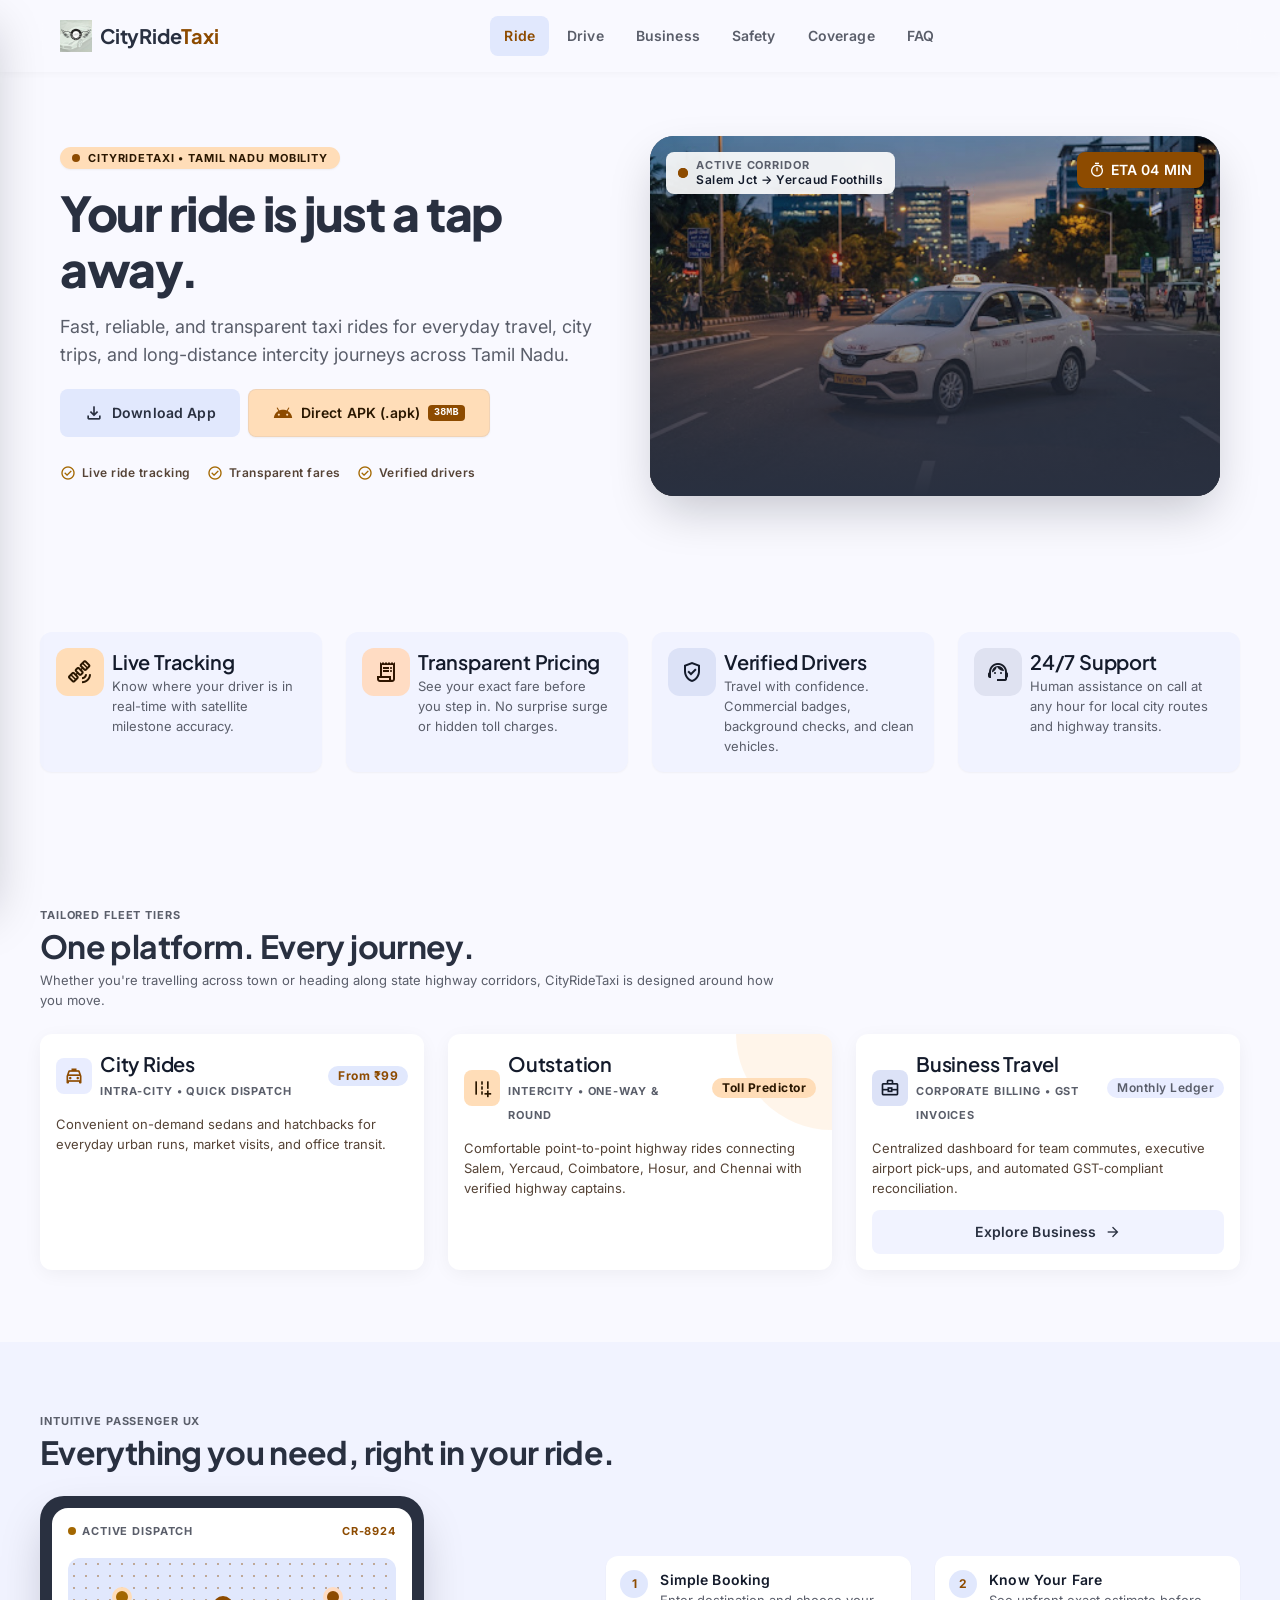
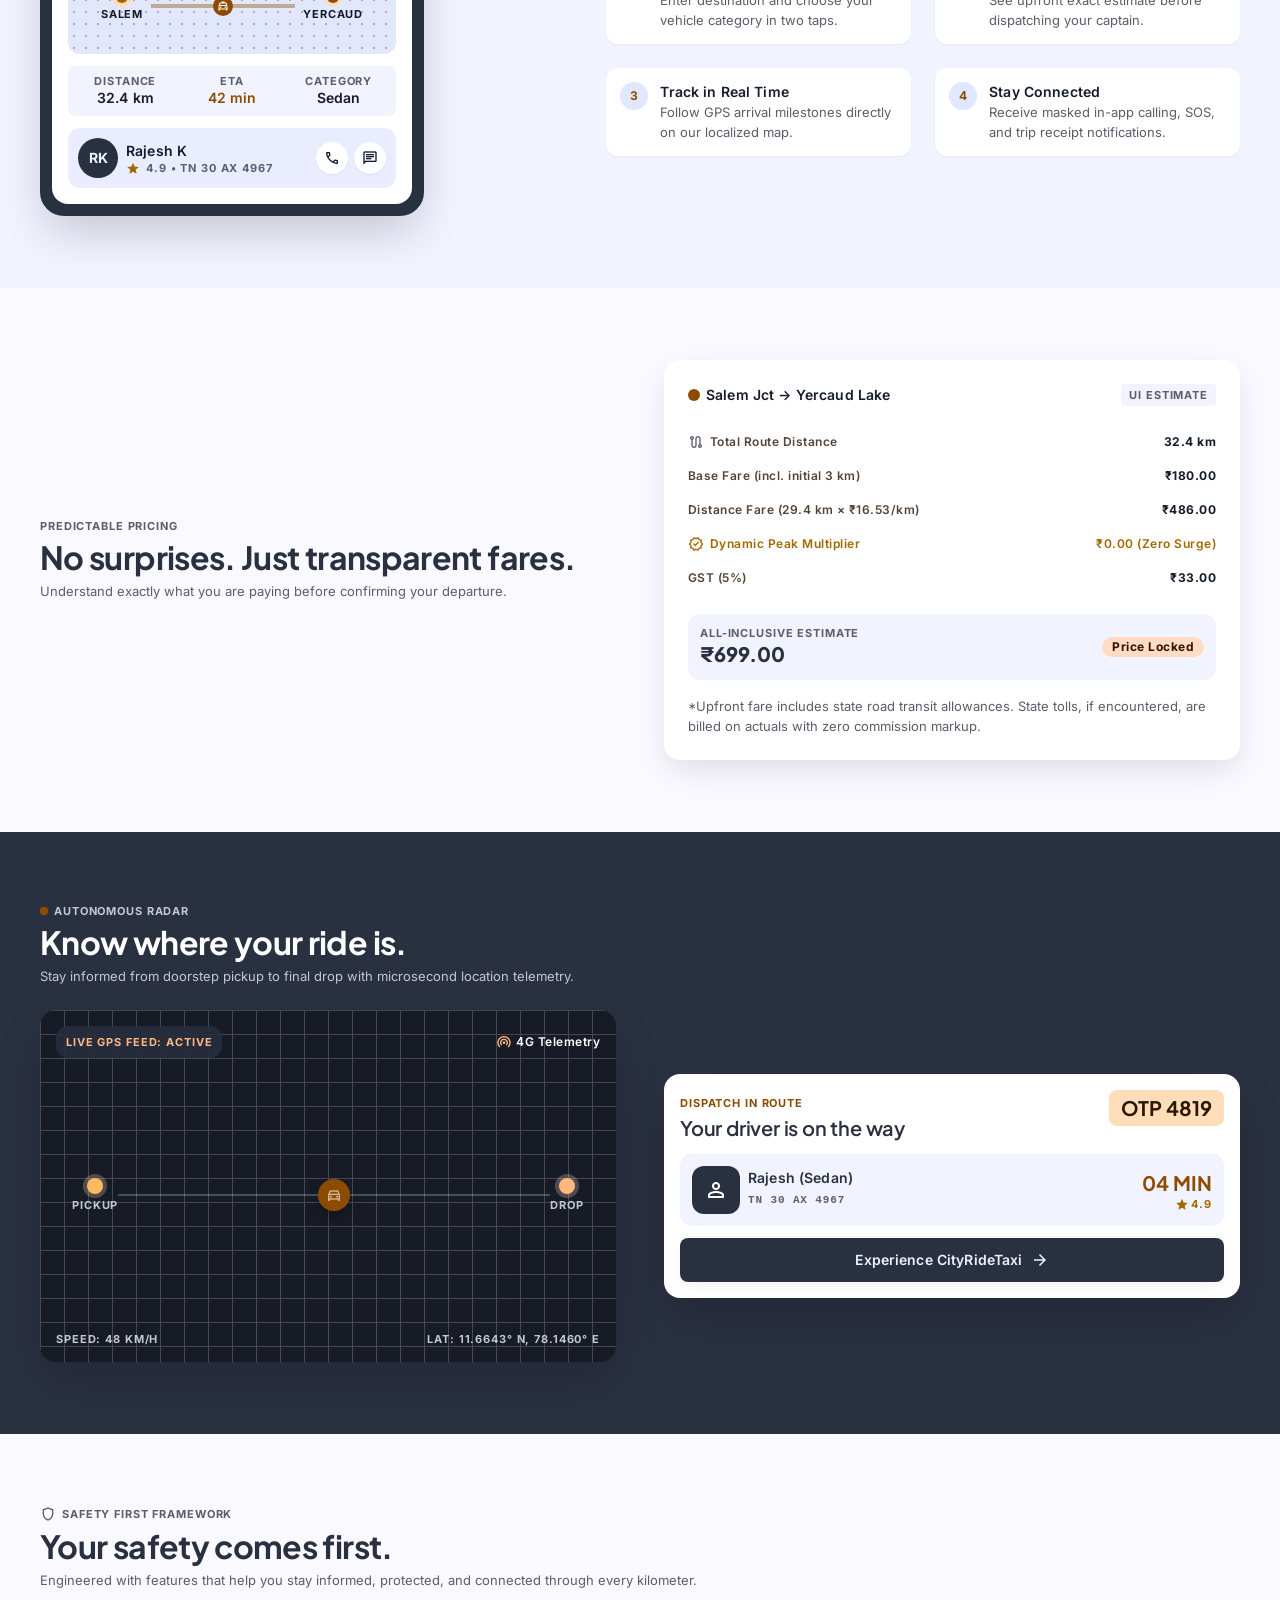
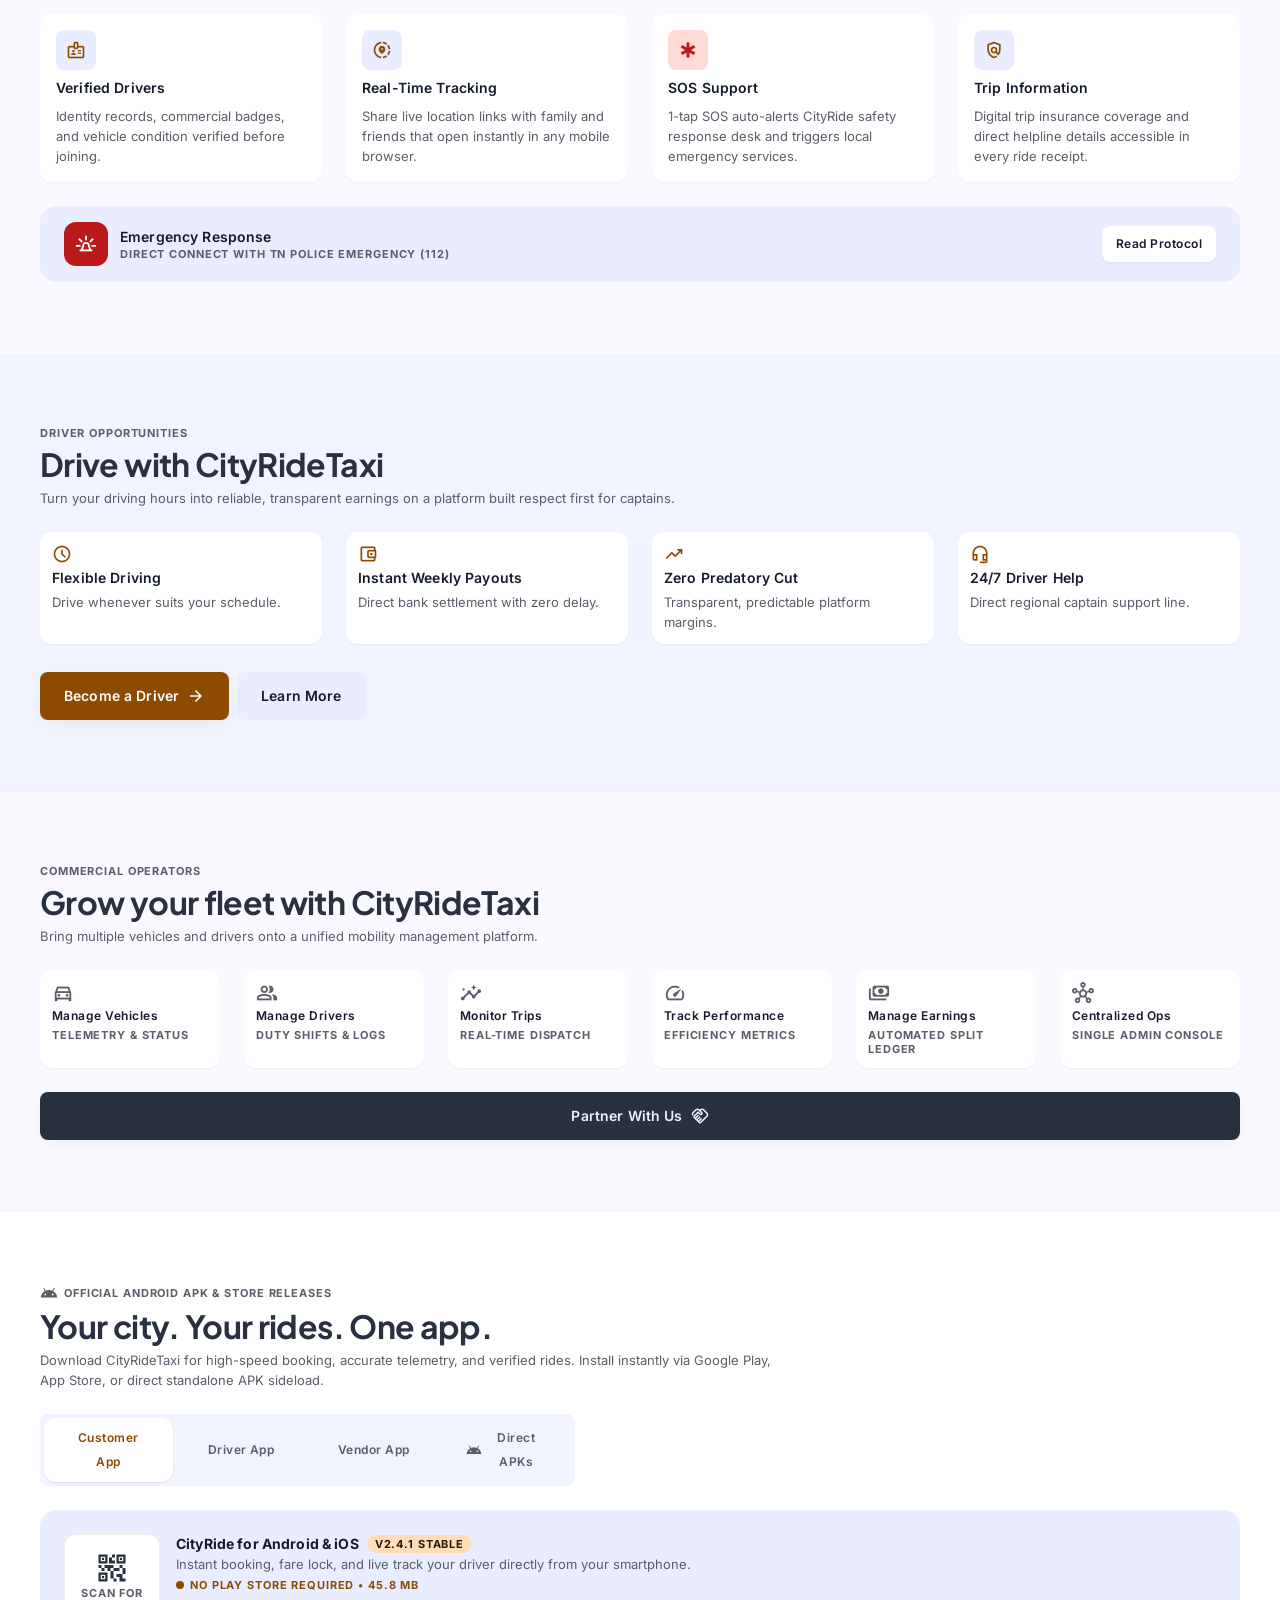
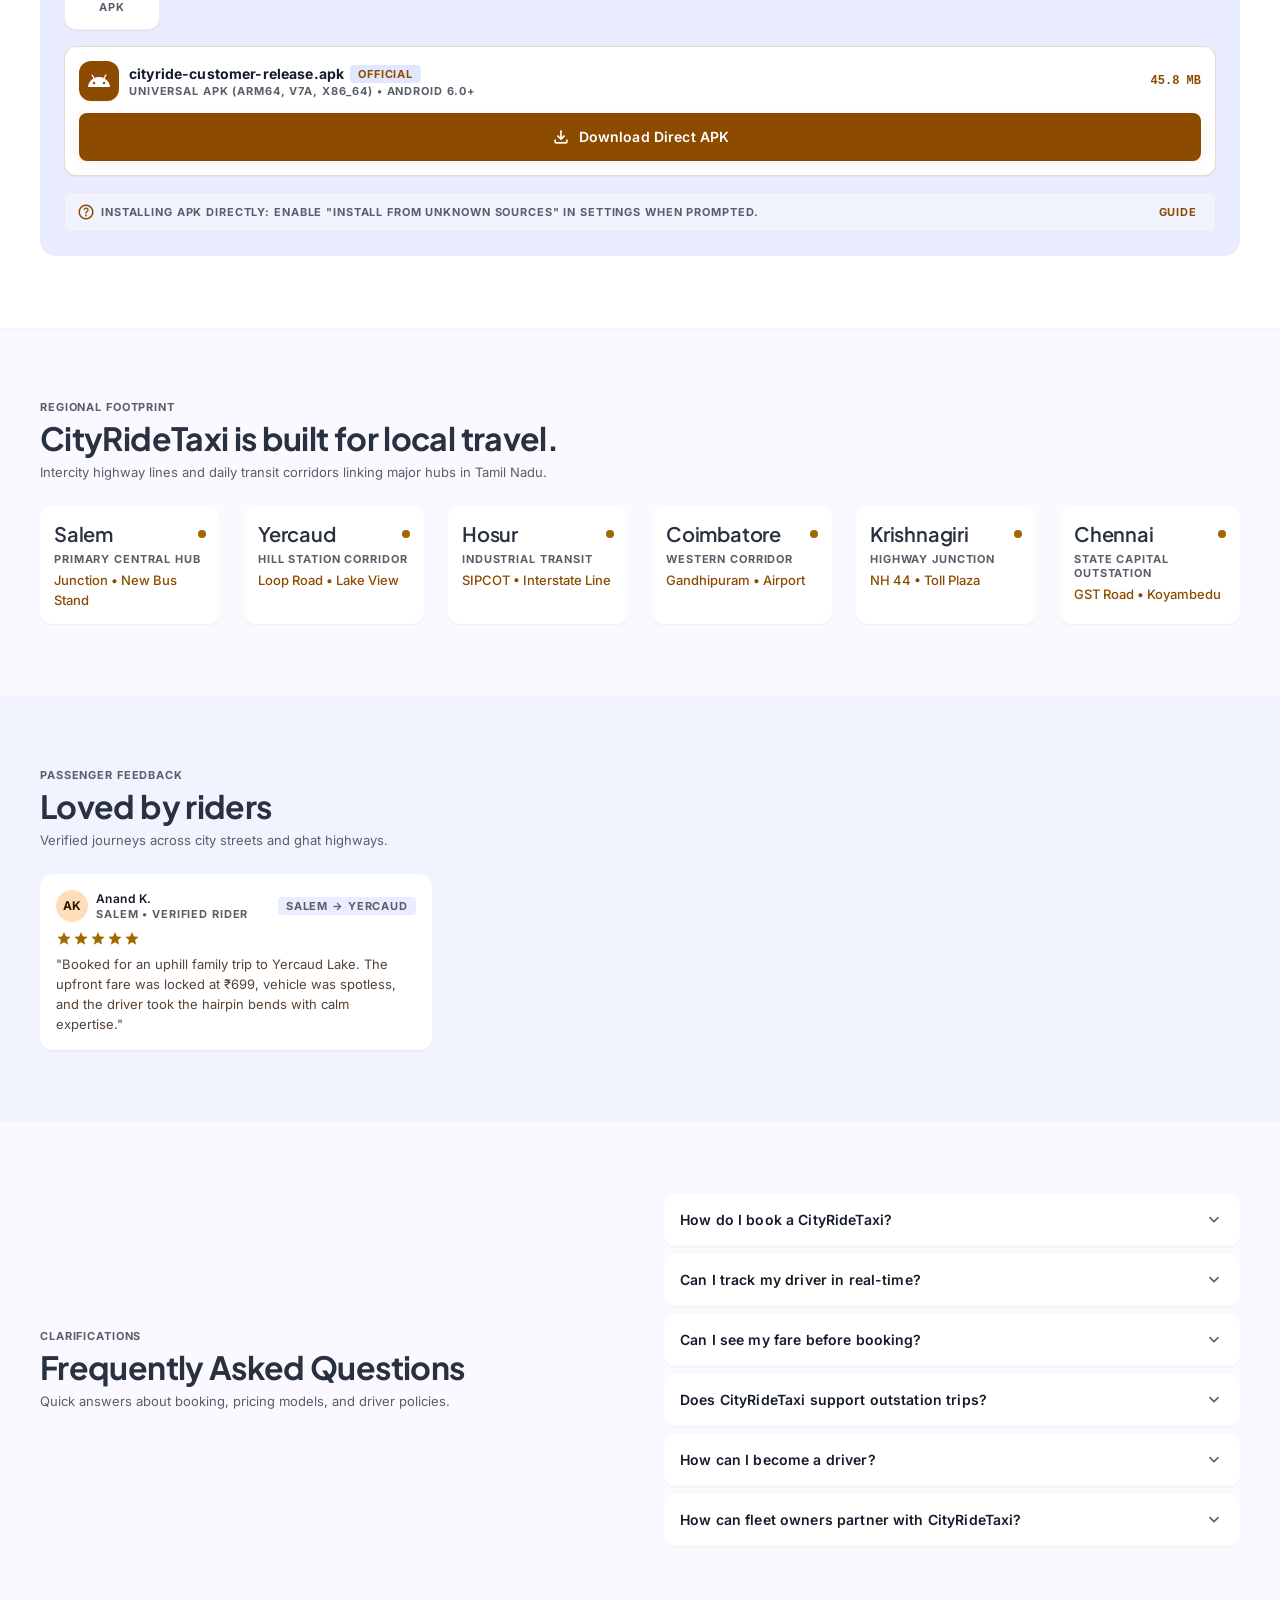
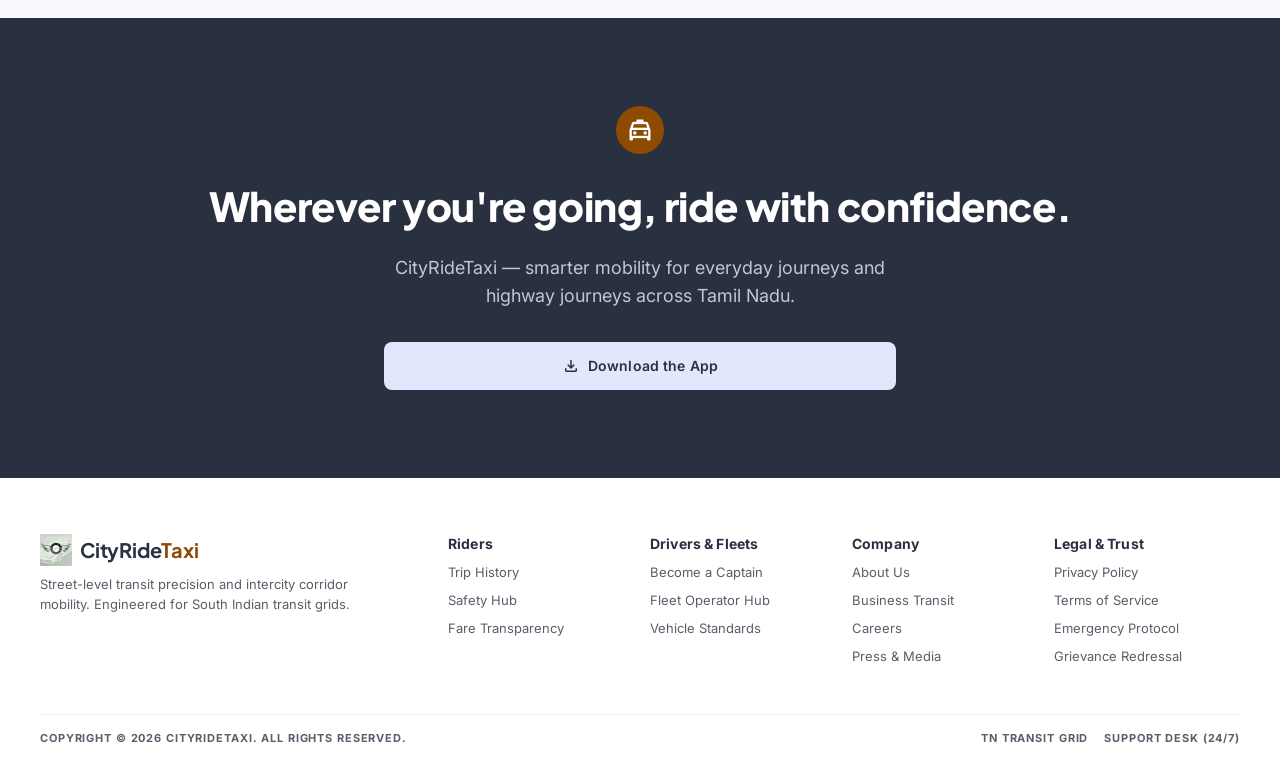
<file: index.html>
<!DOCTYPE html>
<html lang="en">
<head>
<meta charset="utf-8">
<meta name="viewport" content="width=device-width, initial-scale=1, viewport-fit=cover">
<title>CityRideTaxi — Taxi Booking in Salem, Yercaud, Hosur &amp; Across Tamil Nadu</title>
<meta name="description" content="Book fast, reliable taxis across Tamil Nadu. Upfront price-locked fares, live GPS tracking, verified drivers and 24/7 support for city rides, outstation trips and business travel.">
<meta name="theme-color" content="#f9f9ff">
<meta name="author" content="CityRideTaxi">
<link rel="canonical" href="https://www.cityridetaxi.in/">

<!-- Open Graph / social -->
<meta property="og:type" content="website">
<meta property="og:site_name" content="CityRideTaxi">
<meta property="og:title" content="CityRideTaxi — Your ride is just a tap away">
<meta property="og:description" content="Fast, reliable and transparent taxi rides for everyday travel, city trips and long-distance intercity journeys across Tamil Nadu.">
<meta property="og:url" content="https://www.cityridetaxi.in/">
<meta property="og:image" content="https://www.cityridetaxi.in/assets/img/hero-taxi.jpg">
<meta property="og:locale" content="en_IN">
<meta name="twitter:card" content="summary_large_image">
<meta name="twitter:title" content="CityRideTaxi — Your ride is just a tap away">
<meta name="twitter:description" content="Price-locked fares, live tracking and verified drivers across Tamil Nadu.">
<meta name="twitter:image" content="https://www.cityridetaxi.in/assets/img/hero-taxi.jpg">

<!-- Icons / manifest -->
<link rel="icon" href="assets/img/custom-logo.jpg" type="image/jpeg">
<link rel="apple-touch-icon" href="assets/img/custom-logo.jpg">
<link rel="manifest" href="site.webmanifest">

<!-- Fonts -->
<link rel="preconnect" href="https://fonts.googleapis.com">
<link rel="preconnect" href="https://fonts.gstatic.com" crossorigin>
<link rel="stylesheet" href="https://fonts.googleapis.com/css2?family=Inter:wght@400;500;600;700&amp;family=Plus+Jakarta+Sans:wght@600;700;800&amp;display=swap">
<link rel="stylesheet" href="https://fonts.googleapis.com/css2?family=Material+Symbols+Outlined:opsz,wght,FILL,GRAD@20..48,100..700,0..1,-50..200&amp;icon_names=account_balance_wallet,add_road,android,arrow_forward,arrow_upward,badge,business_center,call,chat,check_circle,chevron_right,close,content_copy,directions_car,download,drive_eta,e911_emergency,emergency,expand_more,explore,file_download,group,handshake,headset_mic,help,hub,info,insights,local_taxi,login,menu,my_location,payments,person,policy,qr_code_2,receipt_long,route,satellite_alt,schedule,search,share_location,shield,shop,speed,star,support_agent,timer,trending_up,verified,verified_user,wifi_tethering&amp;display=block">

<link rel="stylesheet" href="assets/css/styles.css">
<script>
  /* Enable scroll-reveal only when JS and motion are both available. */
  if (!window.matchMedia('(prefers-reduced-motion: reduce)').matches &&
      'IntersectionObserver' in window) {
    document.documentElement.className += ' js-reveal';
  }
</script>

<!-- Structured data -->
<script type="application/ld+json">
{
  "@context": "https://schema.org",
  "@type": "TaxiService",
  "name": "CityRideTaxi",
  "description": "Taxi booking platform for city rides, outstation highway trips and corporate travel across Tamil Nadu.",
  "url": "https://www.cityridetaxi.in/",
  "logo": "https://www.cityridetaxi.in/assets/img/custom-logo.jpg",
  "image": "https://www.cityridetaxi.in/assets/img/hero-taxi.jpg",
  "areaServed": [
    { "@type": "City", "name": "Salem" },
    { "@type": "City", "name": "Yercaud" },
    { "@type": "City", "name": "Hosur" },
    { "@type": "City", "name": "Coimbatore" },
    { "@type": "City", "name": "Krishnagiri" },
    { "@type": "City", "name": "Chennai" }
  ],
  "address": {
    "@type": "PostalAddress",
    "addressRegion": "Tamil Nadu",
    "addressCountry": "IN"
  },
  "availableChannel": {
    "@type": "ServiceChannel",
    "serviceUrl": "https://www.cityridetaxi.in/",
    "servicePhone": "+91-1800-000-000"
  },
  "aggregateRating": {
    "@type": "AggregateRating",
    "ratingValue": "4.9",
    "reviewCount": "1284"
  }
}
</script>
<script type="application/ld+json">
{
  "@context": "https://schema.org",
  "@type": "FAQPage",
  "mainEntity": [
    { "@type": "Question", "name": "How do I book a CityRideTaxi?", "acceptedAnswer": { "@type": "Answer", "text": "Open the CityRide app or web portal, enter your pickup and destination landmarks, preview the upfront fare lock, select your vehicle type, and tap Find a Ride. A nearby verified captain is dispatched instantly." } },
    { "@type": "Question", "name": "Can I track my driver in real-time?", "acceptedAnswer": { "@type": "Answer", "text": "Yes. As soon as a ride is matched, live GPS telemetry displays the vehicle's position, expected arrival time, vehicle registration plate, and exact waypoint milestones." } },
    { "@type": "Question", "name": "Can I see my fare before booking?", "acceptedAnswer": { "@type": "Answer", "text": "CityRide operates on an upfront price-lock policy. You receive a complete fare breakdown including base rate, distance cost, and taxes before confirming." } },
    { "@type": "Question", "name": "Does CityRideTaxi support outstation trips?", "acceptedAnswer": { "@type": "Answer", "text": "Yes, we specialise in highway transit across key corridors such as Salem to Yercaud, Salem to Hosur/Bangalore, and Salem to Coimbatore or Chennai with both one-way and round-trip packages." } },
    { "@type": "Question", "name": "How can I become a driver?", "acceptedAnswer": { "@type": "Answer", "text": "Visit our driver registration page or regional hub with your valid commercial driving badge, vehicle RC, insurance, and Aadhaar card. Onboarding is completed within 24 hours." } },
    { "@type": "Question", "name": "How can fleet owners partner with CityRideTaxi?", "acceptedAnswer": { "@type": "Answer", "text": "Fleet operators can enrol multiple cabs under our Fleet Concierge module, allowing centralised driver assignment, revenue splitting, and bulk telemetry monitoring." } }
  ]
}
</script>
</head>

<body>
<a class="skip-link" href="#main">Skip to content</a>

<!-- ======================================================================
     HEADER
     ====================================================================== -->
<header class="site-header">
  <div class="site-header__bar">
    <div class="row">
      <button class="icon-btn menu-toggle" id="menu-toggle" type="button" aria-label="Open navigation menu" aria-controls="nav-drawer" aria-expanded="false">
        <span class="icon icon--24" aria-hidden="true">menu</span>
      </button>
      <a class="brand" href="#top" aria-label="CityRideTaxi home">
        <img class="brand__mark" src="assets/img/custom-logo.jpg" alt="" style="height:32px; width:auto;">
        <span class="brand__name">CityRide<em>Taxi</em></span>
      </a>
    </div>

    <nav class="site-nav" aria-label="Primary">
      <a class="site-nav__link" href="#services" aria-current="page">Ride</a>
      <a class="site-nav__link" href="#drive">Drive</a>
      <a class="site-nav__link" href="#business">Business</a>
      <a class="site-nav__link" href="#safety">Safety</a>
      <a class="site-nav__link" href="#coverage">Coverage</a>
      <a class="site-nav__link" href="#faq">FAQ</a>
    </nav>

    <div class="header-actions">
    </div>
  </div>
</header>

<!-- Drawer -->
<div class="drawer-scrim" id="drawer-scrim" hidden></div>
<aside class="drawer" id="nav-drawer" aria-label="Menu" aria-hidden="true">
  <div class="drawer__head">
    <span class="brand">
      <img class="brand__mark" src="assets/img/custom-logo.jpg" alt="" style="height:1.75rem; width:auto;">
      <span class="brand__name">CityRide<em>Taxi</em></span>
    </span>
    <button class="icon-btn icon-btn--muted" id="menu-close" type="button" aria-label="Close navigation menu">
      <span class="icon icon--22" aria-hidden="true">close</span>
    </button>
  </div>



  <nav class="drawer__nav" aria-label="Mobile">
    <a class="drawer__link" href="#services" aria-current="page"><span class="icon icon--22" aria-hidden="true">directions_car</span><span>Ride</span></a>
    <a class="drawer__link" href="#drive"><span class="icon icon--22" aria-hidden="true">drive_eta</span><span>Drive</span></a>
    <a class="drawer__link" href="#business"><span class="icon icon--22" aria-hidden="true">business_center</span><span>Business</span></a>
    <a class="drawer__link" href="#safety"><span class="icon icon--22" aria-hidden="true">verified_user</span><span>Safety</span></a>
    <a class="drawer__link" href="#coverage"><span class="icon icon--22" aria-hidden="true">info</span><span>Coverage</span></a>

  </nav>

  <div class="drawer__foot">
    <div class="drawer__telemetry">
      <span class="stack">
        <span class="t-telemetry c-muted">Fleet Telemetry</span>
        <span class="t-label-md" style="color:var(--on-surface)">TN Highway Grid Active</span>
      </span>
      <span class="dot dot--lg is-pulsing" style="background:var(--tertiary-container)" aria-hidden="true"></span>
    </div>
  </div>
</aside>

<main class="shell" id="main">
<span id="top"></span>

<!-- ======================================================================
     1. HERO
     ====================================================================== -->
<section class="hero" id="book" aria-labelledby="hero-title">
  <div class="hero__copy">
    <p class="badge-live">
      <span class="dot dot--primary is-pulsing" aria-hidden="true"></span>
      CityRideTaxi • Tamil Nadu Mobility
    </p>

    <h1 class="t-display hero__title" id="hero-title">Your ride is just a tap away.</h1>

    <p class="t-body-md hero__lede">
      Fast, reliable, and transparent taxi rides for everyday travel, city trips, and
      long-distance intercity journeys across Tamil Nadu.
    </p>

    <div class="hero__actions">

      <a class="btn btn--soft" href="#download-app">
        <span class="icon icon--20" aria-hidden="true">download</span>
        <span>Download App</span>
      </a>
      <a class="btn btn--amber-fixed" href="#apk-downloads" title="Direct Android APK download">
        <span class="icon icon--20 btn__lead--primary" aria-hidden="true">android</span>
        <span>Direct APK (.apk)</span>
        <span class="btn-chip">38MB</span>
      </a>
    </div>

    <ul class="trust-row">
      <li class="trust-row__item"><span class="icon icon--16" aria-hidden="true">check_circle</span>Live ride tracking</li>
      <li class="trust-row__item"><span class="icon icon--16" aria-hidden="true">check_circle</span>Transparent fares</li>
      <li class="trust-row__item"><span class="icon icon--16" aria-hidden="true">check_circle</span>Verified drivers</li>
    </ul>
  </div>

  <div class="hero__panel">
    <div class="hero__media">
      <img src="assets/img/hero-taxi.jpg"
           alt="CityRideTaxi sedan on a Tamil Nadu urban corridor at dusk"
           width="512" height="286" fetchpriority="high" decoding="async">
      <div class="hero__scrim" aria-hidden="true"></div>

      <div class="hud hud--corridor">
        <span class="dot dot--lg dot--primary is-pinging" aria-hidden="true"></span>
        <span class="stack">
          <span class="t-telemetry c-muted">Active Corridor</span>
          <span class="t-label-md" style="color:var(--on-surface)">Salem Jct → Yercaud Foothills</span>
        </span>
      </div>

      <div class="hud hud--eta">
        <span class="icon icon--16" aria-hidden="true">timer</span>
        <span>ETA 04 MIN</span>
      </div>
    </div>


  </div>
</section>

<!-- ======================================================================
     2. TRUST FEATURES
     ====================================================================== -->
<section class="section" aria-label="Why riders choose CityRideTaxi">
  <div class="wrap">
    <ul class="grid grid--sm-2 grid--lg-4">
      <li class="feature" data-reveal>
        <span class="tile-icon tile-icon--amber"><span class="icon icon--24" aria-hidden="true">satellite_alt</span></span>
        <span class="feature__body">
          <h3 class="t-headline-md">Live Tracking</h3>
          <p class="t-body-sm">Know where your driver is in real-time with satellite milestone accuracy.</p>
        </span>
      </li>
      <li class="feature" data-reveal>
        <span class="tile-icon tile-icon--peach"><span class="icon icon--24" aria-hidden="true">receipt_long</span></span>
        <span class="feature__body">
          <h3 class="t-headline-md">Transparent Pricing</h3>
          <p class="t-body-sm">See your exact fare before you step in. No surprise surge or hidden toll charges.</p>
        </span>
      </li>
      <li class="feature" data-reveal>
        <span class="tile-icon tile-icon--steel"><span class="icon icon--24" aria-hidden="true">verified_user</span></span>
        <span class="feature__body">
          <h3 class="t-headline-md">Verified Drivers</h3>
          <p class="t-body-sm">Travel with confidence. Commercial badges, background checks, and clean vehicles.</p>
        </span>
      </li>
      <li class="feature" data-reveal>
        <span class="tile-icon tile-icon--slate"><span class="icon icon--24" aria-hidden="true">support_agent</span></span>
        <span class="feature__body">
          <h3 class="t-headline-md">24/7 Support</h3>
          <p class="t-body-sm">Human assistance on call at any hour for local city routes and highway transits.</p>
        </span>
      </li>
    </ul>
  </div>
</section>

<!-- ======================================================================
     3. SERVICES
     ====================================================================== -->
<section class="section section--spaced" id="services" aria-labelledby="services-title">
  <div class="wrap">
    <header class="section-head">
      <p class="eyebrow">Tailored Fleet Tiers</p>
      <h2 class="t-headline-lg c-ink" id="services-title">One platform. Every journey.</h2>
      <p class="t-body-sm">Whether you're travelling across town or heading along state highway corridors, CityRideTaxi is designed around how you move.</p>
    </header>

    <div class="grid grid--lg-3">
      <!-- City Rides -->
      <article class="service" data-reveal>
        <div class="service__head">
          <div class="service__id">
            <span class="tile-icon tile-icon--xs tile-icon--ghost"><span class="icon icon--20" aria-hidden="true">local_taxi</span></span>
            <div>
              <h3 class="t-headline-md">City Rides</h3>
              <span class="t-telemetry c-muted">Intra-City • Quick Dispatch</span>
            </div>
          </div>
          <span class="pill pill--high">From ₹99</span>
        </div>
        <p class="t-body-sm">Convenient on-demand sedans and hatchbacks for everyday urban runs, market visits, and office transit.</p>

      </article>

      <!-- Outstation -->
      <article class="service" data-reveal>
        <span class="service__flare" aria-hidden="true"></span>
        <div class="service__head">
          <div class="service__id">
            <span class="tile-icon tile-icon--xs tile-icon--amber"><span class="icon icon--20" aria-hidden="true">add_road</span></span>
            <div>
              <h3 class="t-headline-md">Outstation</h3>
              <span class="t-telemetry c-muted">Intercity • One-way &amp; Round</span>
            </div>
          </div>
          <span class="pill pill--amber">Toll Predictor</span>
        </div>
        <p class="t-body-sm">Comfortable point-to-point highway rides connecting Salem, Yercaud, Coimbatore, Hosur, and Chennai with verified highway captains.</p>

      </article>

      <!-- Business -->
      <article class="service" id="business" data-reveal>
        <div class="service__head">
          <div class="service__id">
            <span class="tile-icon tile-icon--xs tile-icon--steel"><span class="icon icon--20" aria-hidden="true">business_center</span></span>
            <div>
              <h3 class="t-headline-md">Business Travel</h3>
              <span class="t-telemetry c-muted">Corporate Billing • GST Invoices</span>
            </div>
          </div>
          <span class="pill pill--neutral">Monthly Ledger</span>
        </div>
        <p class="t-body-sm">Centralized dashboard for team commutes, executive airport pick-ups, and automated GST-compliant reconciliation.</p>
        <a class="btn btn--quiet-ink btn--sm btn--block" href="#contact">
          <span>Explore Business</span>
          <span class="icon icon--16" aria-hidden="true">arrow_forward</span>
        </a>
      </article>
    </div>
  </div>
</section>

<!-- ======================================================================
     4. BOOKING EXPERIENCE & APP SHOWCASE
     ====================================================================== -->
<section class="section section--spaced section--tint" aria-labelledby="experience-title">
  <div class="wrap">
    <header class="section-head">
      <p class="eyebrow">Intuitive Passenger UX</p>
      <h2 class="t-headline-lg c-ink" id="experience-title">Everything you need, right in your ride.</h2>
    </header>

    <div class="split split--wide-right">
      <!-- Phone mockup -->
      <div class="phone" data-reveal>
        <div class="phone__screen">
          <div class="phone__status">
            <span class="row row--tight">
              <span class="dot" style="width:.5rem;height:.5rem;background:var(--tertiary-container)" aria-hidden="true"></span>
              <span class="t-telemetry c-muted">Active Dispatch</span>
            </span>
            <span class="t-telemetry c-primary">CR-8924</span>
          </div>

          <div class="mini-map">
            <span class="mini-map__grid" aria-hidden="true"></span>
            <div class="mini-map__route">
              <span class="mini-map__node">
                <span class="node-origin" aria-hidden="true"></span>
                <span class="t-telemetry" style="color:var(--on-surface)">Salem</span>
              </span>
              <span class="mini-map__line" aria-hidden="true">
                <span class="mini-map__cab"><span class="icon icon--12" aria-hidden="true">local_taxi</span></span>
              </span>
              <span class="mini-map__node">
                <span class="node-dest" aria-hidden="true"></span>
                <span class="t-telemetry" style="color:var(--on-surface)">Yercaud</span>
              </span>
            </div>
          </div>

          <div class="telemetry-strip">
            <div>
              <span class="t-telemetry c-muted">Distance</span>
              <span class="t-label-lg" style="color:var(--on-surface)">32.4 km</span>
            </div>
            <div>
              <span class="t-telemetry c-muted">ETA</span>
              <span class="t-label-lg c-primary">42 min</span>
            </div>
            <div>
              <span class="t-telemetry c-muted">Category</span>
              <span class="t-label-lg" style="color:var(--on-surface)">Sedan</span>
            </div>
          </div>

          <div class="driver-chip">
            <div class="row">
              <span class="avatar avatar--md avatar--ink">RK</span>
              <span class="stack">
                <span class="t-label-lg t-semibold" style="color:var(--on-surface)">Rajesh K</span>
                <span class="row row--tight">
                  <span class="icon icon--14 icon--fill c-green" aria-hidden="true">star</span>
                  <span class="t-telemetry c-muted">4.9 • TN 30 AX 4967</span>
                </span>
              </span>
            </div>
            <div class="row row--tight">
              <button class="icon-btn icon-btn--round c-primary" type="button" aria-label="Call driver">
                <span class="icon icon--16" aria-hidden="true">call</span>
              </button>
              <button class="icon-btn icon-btn--round c-muted" type="button" aria-label="Chat with driver">
                <span class="icon icon--16" aria-hidden="true">chat</span>
              </button>
            </div>
          </div>
        </div>
      </div>

      <!-- Steps -->
      <div class="stack stack--md">
        <ol class="grid grid--sm-2">
          <li class="step" data-reveal>
            <span class="step__num">1</span>
            <div>
              <h3 class="t-label-lg t-semibold">Simple Booking</h3>
              <p class="t-body-sm">Enter destination and choose your vehicle category in two taps.</p>
            </div>
          </li>
          <li class="step" data-reveal>
            <span class="step__num">2</span>
            <div>
              <h3 class="t-label-lg t-semibold">Know Your Fare</h3>
              <p class="t-body-sm">See upfront exact estimate before dispatching your captain.</p>
            </div>
          </li>
          <li class="step" data-reveal>
            <span class="step__num">3</span>
            <div>
              <h3 class="t-label-lg t-semibold">Track in Real Time</h3>
              <p class="t-body-sm">Follow GPS arrival milestones directly on our localized map.</p>
            </div>
          </li>
          <li class="step" data-reveal>
            <span class="step__num">4</span>
            <div>
              <h3 class="t-label-lg t-semibold">Stay Connected</h3>
              <p class="t-body-sm">Receive masked in-app calling, SOS, and trip receipt notifications.</p>
            </div>
          </li>
        </ol>


      </div>
    </div>
  </div>
</section>

<!-- ======================================================================
     5. FARE TRANSPARENCY
     ====================================================================== -->
<section class="section section--spaced" id="fares" aria-labelledby="fares-title">
  <div class="wrap">
    <div class="split">
      <header class="section-head">
        <p class="eyebrow eyebrow--tertiary">Predictable Pricing</p>
        <h2 class="t-headline-lg c-ink" id="fares-title">No surprises. Just transparent fares.</h2>
        <p class="t-body-sm">Understand exactly what you are paying before confirming your departure.</p>
      </header>

      <article class="fare" data-reveal>
        <div class="fare__head">
          <span class="row row--tight">
            <span class="dot dot--xl dot--primary" aria-hidden="true"></span>
            <span class="t-label-lg t-semibold" style="color:var(--on-surface)">Salem Jct → Yercaud Lake</span>
          </span>
          <span class="tag tag--quiet">UI Estimate</span>
        </div>

        <div class="fare__lines">
          <div class="fare__line">
            <span><span class="icon icon--16 c-muted" aria-hidden="true">route</span>Total Route Distance</span>
            <strong>32.4 km</strong>
          </div>
          <div class="fare__line">
            <span>Base Fare (incl. initial 3 km)</span>
            <strong>₹180.00</strong>
          </div>
          <div class="fare__line">
            <span>Distance Fare (29.4 km × ₹16.53/km)</span>
            <strong>₹486.00</strong>
          </div>
          <div class="fare__line fare__line--free">
            <span><span class="icon icon--16" aria-hidden="true">verified</span>Dynamic Peak Multiplier</span>
            <span>₹0.00 (Zero Surge)</span>
          </div>
          <div class="fare__line">
            <span>GST (5%)</span>
            <strong>₹33.00</strong>
          </div>
        </div>

        <div class="fare__total">
          <span class="stack">
            <span class="t-telemetry c-muted">All-Inclusive Estimate</span>
            <strong>₹699.00</strong>
          </span>
          <span class="pill pill--fixed">Price Locked</span>
        </div>

        <p class="t-body-sm fare__note">
          *Upfront fare includes state road transit allowances. State tolls, if encountered, are
          billed on actuals with zero commission markup.
        </p>
      </article>
    </div>
  </div>
</section>

<!-- ======================================================================
     6. LIVE RIDE TRACKING
     ====================================================================== -->
<section class="section section--spaced section--ink" id="tracking" aria-labelledby="tracking-title">
  <div class="wrap">
    <header class="section-head">
      <p class="eyebrow eyebrow--fixed eyebrow--row">
        <span class="dot dot--primary is-pinging" aria-hidden="true"></span>
        Autonomous Radar
      </p>
      <h2 class="t-headline-lg" id="tracking-title">Know where your ride is.</h2>
      <p class="t-body-sm">Stay informed from doorstep pickup to final drop with microsecond location telemetry.</p>
    </header>

    <div class="split">
      <div class="radar" data-reveal>
        <span class="radar__grid" aria-hidden="true"></span>

        <div class="radar__head">
          <span class="radar__chip">Live GPS Feed: Active</span>
          <span class="radar__signal">
            <span class="icon icon--16" aria-hidden="true">wifi_tethering</span>
            <span>4G Telemetry</span>
          </span>
        </div>

        <div class="radar__path">
          <span class="radar__node radar__node--origin">
            <span aria-hidden="true"></span>
            <span class="t-telemetry">Pickup</span>
          </span>
          <span class="radar__track" aria-hidden="true">
            <span class="radar__cab"><span class="icon icon--16" aria-hidden="true">directions_car</span></span>
          </span>
          <span class="radar__node radar__node--dest">
            <span aria-hidden="true"></span>
            <span class="t-telemetry">Drop</span>
          </span>
        </div>

        <div class="radar__foot">
          <span class="t-telemetry">Speed: 48 km/h</span>
          <span class="t-telemetry">Lat: 11.6643° N, 78.1460° E</span>
        </div>
      </div>

      <article class="dispatch" data-reveal>
        <div class="dispatch__head">
          <div>
            <span class="t-telemetry c-primary">Dispatch in Route</span>
            <h3 class="t-headline-md">Your driver is on the way</h3>
          </div>
          <span class="dispatch__otp">OTP 4819</span>
        </div>

        <div class="dispatch__driver">
          <div class="row">
            <span class="tile-icon tile-icon--sm tile-icon--ink" style="width:3rem;height:3rem;border-radius:var(--radius-md)">
              <span class="icon icon--24" aria-hidden="true">person</span>
            </span>
            <span class="stack">
              <span class="t-label-lg t-semibold c-ink">Rajesh (Sedan)</span>
              <span class="plate">TN 30 AX 4967</span>
            </span>
          </div>
          <div class="dispatch__eta">
            <strong>04 MIN</strong>
            <span class="row" style="gap:.125rem;color:var(--tertiary-container)">
              <span class="icon icon--14 icon--fill" aria-hidden="true">star</span>
              <span class="t-telemetry">4.9</span>
            </span>
          </div>
        </div>

        <a class="btn btn--ink btn--sm btn--block" href="#download-app">
          <span>Experience CityRideTaxi</span>
          <span class="icon icon--18" aria-hidden="true">arrow_forward</span>
        </a>
      </article>
    </div>
  </div>
</section>

<!-- ======================================================================
     7. SAFETY
     ====================================================================== -->
<section class="section section--spaced" id="safety" aria-labelledby="safety-title">
  <div class="wrap">
    <header class="section-head">
      <p class="eyebrow eyebrow--error eyebrow--row">
        <span class="icon icon--16" aria-hidden="true">shield</span>
        Safety First Framework
      </p>
      <h2 class="t-headline-lg c-ink" id="safety-title">Your safety comes first.</h2>
      <p class="t-body-sm">Engineered with features that help you stay informed, protected, and connected through every kilometer.</p>
    </header>

    <ul class="grid grid--sm-2 grid--lg-4">
      <li class="safety-card" data-reveal>
        <span class="tile-icon tile-icon--sm tile-icon--ghost"><span class="icon icon--20" aria-hidden="true">badge</span></span>
        <h3 class="t-label-lg t-semibold">Verified Drivers</h3>
        <p class="t-body-sm">Identity records, commercial badges, and vehicle condition verified before joining.</p>
      </li>
      <li class="safety-card" data-reveal>
        <span class="tile-icon tile-icon--sm tile-icon--ghost"><span class="icon icon--20" aria-hidden="true">share_location</span></span>
        <h3 class="t-label-lg t-semibold">Real-Time Tracking</h3>
        <p class="t-body-sm">Share live location links with family and friends that open instantly in any mobile browser.</p>
      </li>
      <li class="safety-card" data-reveal>
        <span class="tile-icon tile-icon--sm tile-icon--danger"><span class="icon icon--20" aria-hidden="true">emergency</span></span>
        <h3 class="t-label-lg t-semibold">SOS Support</h3>
        <p class="t-body-sm">1-tap SOS auto-alerts CityRide safety response desk and triggers local emergency services.</p>
      </li>
      <li class="safety-card" data-reveal>
        <span class="tile-icon tile-icon--sm tile-icon--ghost"><span class="icon icon--20" aria-hidden="true">policy</span></span>
        <h3 class="t-label-lg t-semibold">Trip Information</h3>
        <p class="t-body-sm">Digital trip insurance coverage and direct helpline details accessible in every ride receipt.</p>
      </li>
    </ul>

    <div class="sos-strip">
      <div class="sos-strip__id">
        <span class="tile-icon tile-icon--sos is-pulsing"><span class="icon icon--22" aria-hidden="true">e911_emergency</span></span>
        <span class="stack">
          <span class="t-label-lg t-semibold" style="color:var(--on-surface)">Emergency Response</span>
          <span class="t-telemetry c-muted">Direct Connect with TN Police Emergency (112)</span>
        </span>
      </div>
      <button class="btn btn--paper btn--xs" type="button" data-toast="Safety protocol sent to your registered email.">Read Protocol</button>
    </div>
  </div>
</section>

<!-- ======================================================================
     8. DRIVER ACQUISITION
     ====================================================================== -->
<section class="section section--spaced section--tint" id="drive" aria-labelledby="drive-title">
  <div class="wrap">
    <header class="section-head">
      <p class="eyebrow">Driver Opportunities</p>
      <h2 class="t-headline-lg c-ink" id="drive-title">Drive with CityRideTaxi</h2>
      <p class="t-body-sm">Turn your driving hours into reliable, transparent earnings on a platform built respect first for captains.</p>
    </header>

    <ul class="grid grid--2 grid--tight grid--lg-4">
      <li class="perk" data-reveal>
        <span class="icon icon--20" aria-hidden="true">schedule</span>
        <span class="t-label-lg t-semibold perk__title">Flexible Driving</span>
        <span class="t-body-sm perk__meta">Drive whenever suits your schedule.</span>
      </li>
      <li class="perk" data-reveal>
        <span class="icon icon--20" aria-hidden="true">account_balance_wallet</span>
        <span class="t-label-lg t-semibold perk__title">Instant Weekly Payouts</span>
        <span class="t-body-sm perk__meta">Direct bank settlement with zero delay.</span>
      </li>
      <li class="perk" data-reveal>
        <span class="icon icon--20" aria-hidden="true">trending_up</span>
        <span class="t-label-lg t-semibold perk__title">Zero Predatory Cut</span>
        <span class="t-body-sm perk__meta">Transparent, predictable platform margins.</span>
      </li>
      <li class="perk" data-reveal>
        <span class="icon icon--20" aria-hidden="true">headset_mic</span>
        <span class="t-label-lg t-semibold perk__title">24/7 Driver Help</span>
        <span class="t-body-sm perk__meta">Direct regional captain support line.</span>
      </li>
    </ul>

    <div class="row row--wrap" style="padding-top:.25rem">
      <a class="btn btn--primary" href="#contact">
        <span>Become a Driver</span>
        <span class="icon icon--18" aria-hidden="true">arrow_forward</span>
      </a>
      <a class="btn btn--tonal" href="#faq">Learn More</a>
    </div>
  </div>
</section>

<!-- ======================================================================
     9. FLEET & VENDOR PARTNERS
     ====================================================================== -->
<section class="section section--spaced" id="fleet" aria-labelledby="fleet-title">
  <div class="wrap">
    <header class="section-head">
      <p class="eyebrow eyebrow--tertiary">Commercial Operators</p>
      <h2 class="t-headline-lg c-ink" id="fleet-title">Grow your fleet with CityRideTaxi</h2>
      <p class="t-body-sm">Bring multiple vehicles and drivers onto a unified mobility management platform.</p>
    </header>

    <ul class="grid grid--2 grid--tight grid--sm-3 grid--lg-6">
      <li class="perk perk--muted" data-reveal>
        <span class="icon icon--22" aria-hidden="true">directions_car</span>
        <span class="t-label-md t-semibold perk__title">Manage Vehicles</span>
        <span class="t-telemetry perk__meta">Telemetry &amp; status</span>
      </li>
      <li class="perk perk--muted" data-reveal>
        <span class="icon icon--22" aria-hidden="true">group</span>
        <span class="t-label-md t-semibold perk__title">Manage Drivers</span>
        <span class="t-telemetry perk__meta">Duty shifts &amp; logs</span>
      </li>
      <li class="perk perk--muted" data-reveal>
        <span class="icon icon--22" aria-hidden="true">insights</span>
        <span class="t-label-md t-semibold perk__title">Monitor Trips</span>
        <span class="t-telemetry perk__meta">Real-time dispatch</span>
      </li>
      <li class="perk perk--muted" data-reveal>
        <span class="icon icon--22" aria-hidden="true">speed</span>
        <span class="t-label-md t-semibold perk__title">Track Performance</span>
        <span class="t-telemetry perk__meta">Efficiency metrics</span>
      </li>
      <li class="perk perk--muted" data-reveal>
        <span class="icon icon--22" aria-hidden="true">payments</span>
        <span class="t-label-md t-semibold perk__title">Manage Earnings</span>
        <span class="t-telemetry perk__meta">Automated split ledger</span>
      </li>
      <li class="perk perk--muted" data-reveal>
        <span class="icon icon--22" aria-hidden="true">hub</span>
        <span class="t-label-md t-semibold perk__title">Centralized Ops</span>
        <span class="t-telemetry perk__meta">Single admin console</span>
      </li>
    </ul>

    <a class="btn btn--ink btn--block" href="#contact">
      <span>Partner With Us</span>
      <span class="icon icon--18" aria-hidden="true">handshake</span>
    </a>
  </div>
</section>

<!-- ======================================================================
     10. APP DOWNLOAD
     ====================================================================== -->
<section class="section section--spaced section--paper" id="download-app" aria-labelledby="download-title">
  <div class="wrap">
    <header class="section-head">
      <p class="eyebrow eyebrow--row">
        <span class="icon icon--18" aria-hidden="true">android</span>
        Official Android APK &amp; Store Releases
      </p>
      <h2 class="t-headline-lg c-ink" id="download-title">Your city. Your rides. One app.</h2>
      <p class="t-body-sm">Download CityRideTaxi for high-speed booking, accurate telemetry, and verified rides. Install instantly via Google Play, App Store, or direct standalone APK sideload.</p>
    </header>

    <div class="tabs" role="tablist" aria-label="App download options">
      <button class="tabs__btn" id="tab-customer" type="button" role="tab" aria-selected="true" aria-controls="download-panel" data-tab="customer">Customer App</button>
      <button class="tabs__btn" id="tab-driver" type="button" role="tab" aria-selected="false" aria-controls="download-panel" data-tab="driver">Driver App</button>
      <button class="tabs__btn" id="tab-vendor" type="button" role="tab" aria-selected="false" aria-controls="download-panel" data-tab="vendor">Vendor App</button>
      <button class="tabs__btn" id="tab-apk" type="button" role="tab" aria-selected="false" aria-controls="download-panel" data-tab="apk">
        <span class="icon icon--16" aria-hidden="true">android</span>
        <span>Direct APKs</span>
      </button>
    </div>

    <div class="download-panel" id="apk-downloads" role="tabpanel" aria-labelledby="tab-customer" tabindex="0">
      <div class="download-panel__head" id="download-panel">
        <span class="qr">
          <span class="icon icon--36" aria-hidden="true">qr_code_2</span>
          <span class="t-telemetry c-muted">Scan for APK</span>
        </span>
        <div class="stack" style="min-width:0">
          <div class="row row--wrap" style="gap:.5rem">
            <span class="t-label-lg t-bold" style="color:var(--on-surface)" data-app="heading">CityRide for Android &amp; iOS</span>
            <span class="tag tag--amber tag--round" data-app="badge">v2.4.1 Stable</span>
          </div>
          <p class="t-body-sm c-muted" data-app="desc">Instant booking, fare lock, and live track your driver directly from your smartphone.</p>
          <span class="row row--tight c-primary t-telemetry" style="margin-top:.25rem">
            <span class="dot dot--primary" aria-hidden="true"></span>
            <span data-app="submeta">No Play Store required • 45.8 MB</span>
          </span>
        </div>
      </div>

      <div class="apk-card">
        <div class="apk-card__head">
          <div class="apk-card__id">
            <span class="tile-icon tile-icon--sm tile-icon--solid" style="border-radius:var(--radius-md)">
              <span class="icon icon--24" aria-hidden="true">android</span>
            </span>
            <span class="stack">
              <span class="row row--tight row--wrap">
                <span class="t-label-lg t-bold" style="color:var(--on-surface)" data-app="pkg">cityride-customer-release.apk</span>
                <span class="tag tag--high">Official</span>
              </span>
              <span class="t-telemetry c-muted" data-app="abi">Universal APK (ARM64, v7a, x86_64) • Android 6.0+</span>
            </span>
          </div>
          <span class="apk-card__size" data-app="size">45.8 MB</span>
        </div>

        <div class="apk-card__actions">
          <a class="btn btn--primary" href="assets/apks/cityride-customer-release.apk" id="apk-download" data-app="cta-href" download="cityride-customer-release.apk">
            <span class="icon icon--20" aria-hidden="true">download</span>
            <span data-app="cta">Download Direct APK</span>
          </a>

        </div>
      </div>



      <p class="sideload t-telemetry">
        <span class="row row--tight">
          <span class="icon icon--18 c-primary" aria-hidden="true">help</span>
          <span>Installing APK directly: enable "Install from Unknown Sources" in Settings when prompted.</span>
        </span>
        <button class="sideload__link t-telemetry" type="button" id="sideload-guide">Guide</button>
      </p>
    </div>
  </div>
</section>

<!-- ======================================================================
     11. SERVICE COVERAGE
     ====================================================================== -->
<section class="section section--spaced" id="coverage" aria-labelledby="coverage-title">
  <div class="wrap">
    <header class="section-head">
      <p class="eyebrow">Regional Footprint</p>
      <h2 class="t-headline-lg c-ink" id="coverage-title">CityRideTaxi is built for local travel.</h2>
      <p class="t-body-sm">Intercity highway lines and daily transit corridors linking major hubs in Tamil Nadu.</p>
    </header>

    <ul class="grid grid--2 grid--sm-3 grid--lg-6">
      <li class="hub" data-reveal>
        <span class="hub__head"><span>Salem</span><span class="dot dot--green" aria-hidden="true"></span></span>
        <span class="t-telemetry c-muted">Primary Central Hub</span>
        <span class="t-body-sm hub__route">Junction • New Bus Stand</span>
      </li>
      <li class="hub" data-reveal>
        <span class="hub__head"><span>Yercaud</span><span class="dot dot--green" aria-hidden="true"></span></span>
        <span class="t-telemetry c-muted">Hill Station Corridor</span>
        <span class="t-body-sm hub__route">Loop Road • Lake View</span>
      </li>
      <li class="hub" data-reveal>
        <span class="hub__head"><span>Hosur</span><span class="dot dot--green" aria-hidden="true"></span></span>
        <span class="t-telemetry c-muted">Industrial Transit</span>
        <span class="t-body-sm hub__route">SIPCOT • Interstate Line</span>
      </li>
      <li class="hub" data-reveal>
        <span class="hub__head"><span>Coimbatore</span><span class="dot dot--green" aria-hidden="true"></span></span>
        <span class="t-telemetry c-muted">Western Corridor</span>
        <span class="t-body-sm hub__route">Gandhipuram • Airport</span>
      </li>
      <li class="hub" data-reveal>
        <span class="hub__head"><span>Krishnagiri</span><span class="dot dot--green" aria-hidden="true"></span></span>
        <span class="t-telemetry c-muted">Highway Junction</span>
        <span class="t-body-sm hub__route">NH 44 • Toll Plaza</span>
      </li>
      <li class="hub" data-reveal>
        <span class="hub__head"><span>Chennai</span><span class="dot dot--green" aria-hidden="true"></span></span>
        <span class="t-telemetry c-muted">State Capital Outstation</span>
        <span class="t-body-sm hub__route">GST Road • Koyambedu</span>
      </li>
    </ul>
  </div>
</section>

<!-- ======================================================================
     12. TESTIMONIALS
     ====================================================================== -->
<section class="section section--spaced section--tint" aria-labelledby="reviews-title">
  <div class="wrap">
    <header class="section-head">
      <p class="eyebrow">Passenger Feedback</p>
      <h2 class="t-headline-lg c-ink" id="reviews-title">Loved by riders</h2>
      <p class="t-body-sm">Verified journeys across city streets and ghat highways.</p>
    </header>

    <div class="grid grid--lg-3" style="gap:.75rem">
      <figure class="review" data-reveal>
        <div class="review__head">
          <div class="review__id">
            <span class="avatar avatar--amber">AK</span>
            <span class="stack">
              <span class="t-label-md t-semibold" style="color:var(--on-surface)">Anand K.</span>
              <span class="t-telemetry c-muted">Salem • Verified Rider</span>
            </span>
          </div>
          <span class="tag tag--neutral">Salem → Yercaud</span>
        </div>
        <div class="stars" aria-label="Rated 5 out of 5">
          <span class="icon icon--16 icon--fill" aria-hidden="true">star</span>
          <span class="icon icon--16 icon--fill" aria-hidden="true">star</span>
          <span class="icon icon--16 icon--fill" aria-hidden="true">star</span>
          <span class="icon icon--16 icon--fill" aria-hidden="true">star</span>
          <span class="icon icon--16 icon--fill" aria-hidden="true">star</span>
        </div>
        <blockquote>"Booked for an uphill family trip to Yercaud Lake. The upfront fare was locked at ₹699, vehicle was spotless, and the driver took the hairpin bends with calm expertise."</blockquote>
      </figure>

      <figure class="review" data-reveal>
        <div class="review__head">
          <div class="review__id">
            <span class="avatar avatar--peach">SP</span>
            <span class="stack">
              <span class="t-label-md t-semibold" style="color:var(--on-surface)">Saranya P.</span>
              <span class="t-telemetry c-muted">Hosur • Verified Rider</span>
            </span>
          </div>
          <span class="tag tag--neutral">Daily Commute</span>
        </div>
        <div class="stars" aria-label="Rated 5 out of 5">
          <span class="icon icon--16 icon--fill" aria-hidden="true">star</span>
          <span class="icon icon--16 icon--fill" aria-hidden="true">star</span>
          <span class="icon icon--16 icon--fill" aria-hidden="true">star</span>
          <span class="icon icon--16 icon--fill" aria-hidden="true">star</span>
          <span class="icon icon--16 icon--fill" aria-hidden="true">star</span>
        </div>
        <blockquote>"No cancellations at peak hours. I rely on CityRide to get from SIPCOT phase 2 to the town bus stand every single evening."</blockquote>
      </figure>

      <figure class="review" data-reveal>
        <div class="review__head">
          <div class="review__id">
            <span class="avatar avatar--slate">MR</span>
            <span class="stack">
              <span class="t-label-md t-semibold" style="color:var(--on-surface)">Manojkumar R.</span>
              <span class="t-telemetry c-muted">Coimbatore • Business Rider</span>
            </span>
          </div>
          <span class="tag tag--neutral">Business Trip</span>
        </div>
        <div class="stars" aria-label="Rated 5 out of 5">
          <span class="icon icon--16 icon--fill" aria-hidden="true">star</span>
          <span class="icon icon--16 icon--fill" aria-hidden="true">star</span>
          <span class="icon icon--16 icon--fill" aria-hidden="true">star</span>
          <span class="icon icon--16 icon--fill" aria-hidden="true">star</span>
          <span class="icon icon--16 icon--fill" aria-hidden="true">star</span>
        </div>
        <blockquote>"GST invoices sent straight to my inbox immediately upon completing the trip. Outstanding executive reliability for intercity meetings."</blockquote>
      </figure>
    </div>
  </div>
</section>

<!-- ======================================================================
     13. FAQ
     ====================================================================== -->
<section class="section section--spaced" id="faq" aria-labelledby="faq-title">
  <div class="wrap">
    <div class="split">
      <header class="section-head">
        <p class="eyebrow">Clarifications</p>
        <h2 class="t-headline-lg c-ink" id="faq-title">Frequently Asked Questions</h2>
        <p class="t-body-sm">Quick answers about booking, pricing models, and driver policies.</p>
      </header>

      <div class="faq" id="faq-accordion">
        <div class="faq__item">
          <h3>
            <button class="faq__btn" type="button" aria-expanded="false" aria-controls="faq-p1" id="faq-b1">
              <span>How do I book a CityRideTaxi?</span>
              <span class="icon icon--20" aria-hidden="true">expand_more</span>
            </button>
          </h3>
          <div class="faq__panel" id="faq-p1" role="region" aria-labelledby="faq-b1" data-open="false">
            <div><p>Simply open the CityRide app or web portal, enter your pickup and destination landmarks, preview the upfront fare lock, select your vehicle type, and tap "Find a Ride". A nearby verified captain is dispatched instantly.</p></div>
          </div>
        </div>

        <div class="faq__item">
          <h3>
            <button class="faq__btn" type="button" aria-expanded="false" aria-controls="faq-p2" id="faq-b2">
              <span>Can I track my driver in real-time?</span>
              <span class="icon icon--20" aria-hidden="true">expand_more</span>
            </button>
          </h3>
          <div class="faq__panel" id="faq-p2" role="region" aria-labelledby="faq-b2" data-open="false">
            <div><p>Yes! As soon as a ride is matched, live GPS telemetry displays the vehicle's position, expected arrival time, vehicle registration plate, and exact waypoint milestones.</p></div>
          </div>
        </div>

        <div class="faq__item">
          <h3>
            <button class="faq__btn" type="button" aria-expanded="false" aria-controls="faq-p3" id="faq-b3">
              <span>Can I see my fare before booking?</span>
              <span class="icon icon--20" aria-hidden="true">expand_more</span>
            </button>
          </h3>
          <div class="faq__panel" id="faq-p3" role="region" aria-labelledby="faq-b3" data-open="false">
            <div><p>Absolutely. CityRide operates on an upfront price-lock policy. You receive a complete fare breakdown including base rate, distance cost, and taxes before confirming.</p></div>
          </div>
        </div>

        <div class="faq__item">
          <h3>
            <button class="faq__btn" type="button" aria-expanded="false" aria-controls="faq-p4" id="faq-b4">
              <span>Does CityRideTaxi support outstation trips?</span>
              <span class="icon icon--20" aria-hidden="true">expand_more</span>
            </button>
          </h3>
          <div class="faq__panel" id="faq-p4" role="region" aria-labelledby="faq-b4" data-open="false">
            <div><p>Yes, we specialize in highway transit across key corridors such as Salem to Yercaud, Salem to Hosur/Bangalore, and Salem to Coimbatore or Chennai with both one-way and round-trip packages.</p></div>
          </div>
        </div>

        <div class="faq__item">
          <h3>
            <button class="faq__btn" type="button" aria-expanded="false" aria-controls="faq-p5" id="faq-b5">
              <span>How can I become a driver?</span>
              <span class="icon icon--20" aria-hidden="true">expand_more</span>
            </button>
          </h3>
          <div class="faq__panel" id="faq-p5" role="region" aria-labelledby="faq-b5" data-open="false">
            <div><p>Visit our driver registration page or regional hub with your valid commercial driving badge, vehicle RC, insurance, and Aadhaar card. Onboarding is completed within 24 hours.</p></div>
          </div>
        </div>

        <div class="faq__item">
          <h3>
            <button class="faq__btn" type="button" aria-expanded="false" aria-controls="faq-p6" id="faq-b6">
              <span>How can fleet owners partner with CityRideTaxi?</span>
              <span class="icon icon--20" aria-hidden="true">expand_more</span>
            </button>
          </h3>
          <div class="faq__panel" id="faq-p6" role="region" aria-labelledby="faq-b6" data-open="false">
            <div><p>Fleet operators can enroll multiple cabs under our Fleet Concierge module, allowing centralized driver assignment, revenue splitting, and bulk telemetry monitoring.</p></div>
          </div>
        </div>
      </div>
    </div>
  </div>
</section>

<!-- ======================================================================
     14. FINAL CTA
     ====================================================================== -->
<section class="section section--tall section--ink" id="contact" aria-labelledby="cta-title">
  <div class="wrap final-cta">
    <span class="final-cta__badge"><span class="icon icon--28" aria-hidden="true">local_taxi</span></span>
    <h2 class="t-headline-lg" id="cta-title">Wherever you're going, ride with confidence.</h2>
    <p class="t-body-md">CityRideTaxi — smarter mobility for everyday journeys and highway journeys across Tamil Nadu.</p>
    <div class="final-cta__actions">

      <a class="btn btn--soft btn--block" href="#download-app">
        <span class="icon icon--18" aria-hidden="true">download</span>
        <span>Download the App</span>
      </a>
    </div>
  </div>
</section>

<!-- ======================================================================
     15. FOOTER
     ====================================================================== -->
<footer class="site-footer">
  <div class="site-footer__inner">
    <div class="site-footer__brand">
      <a class="brand" href="#top" aria-label="CityRideTaxi home">
        <img class="brand__mark" src="assets/img/custom-logo.jpg" alt="" style="height:32px; width:auto;">
        <span class="brand__name">CityRide<em>Taxi</em></span>
      </a>
      <p class="t-body-sm">Street-level transit precision and intercity corridor mobility. Engineered for South Indian transit grids.</p>
    </div>

    <nav class="footer-cols" aria-label="Footer">
      <div class="footer-col">
        <span>Riders</span>

        <a href="#tracking">Trip History</a>
        <a href="#safety">Safety Hub</a>
        <a href="#fares">Fare Transparency</a>
      </div>
      <div class="footer-col">
        <span>Drivers &amp; Fleets</span>
        <a href="#drive">Become a Captain</a>

        <a href="#fleet">Fleet Operator Hub</a>
        <a href="#fleet">Vehicle Standards</a>
      </div>
      <div class="footer-col">
        <span>Company</span>
        <a href="#coverage">About Us</a>
        <a href="#business">Business Transit</a>
        <a href="#contact">Careers</a>
        <a href="#contact">Press &amp; Media</a>
      </div>
      <div class="footer-col">
        <span>Legal &amp; Trust</span>
        <a href="#faq">Privacy Policy</a>
        <a href="#faq">Terms of Service</a>
        <a href="#safety">Emergency Protocol</a>
        <a href="#contact">Grievance Redressal</a>
      </div>
    </nav>

    <div class="footer-bottom t-telemetry">
      <span>Copyright © 2026 CityRideTaxi. All rights reserved.</span>
      <div class="footer-bottom__links">
        <a href="#coverage">TN Transit Grid</a>
        <a href="#contact">Support Desk (24/7)</a>
      </div>
    </div>
  </div>
</footer>
</main>

<!-- ======================================================================
     MOBILE BOTTOM NAV
     ====================================================================== -->
<nav class="bottom-nav" aria-label="Quick actions">
  <div class="bottom-nav__bar">
    <div class="bottom-nav__links">
      <a class="bottom-nav__link" href="#top" aria-current="page">
        <span class="icon icon--22" aria-hidden="true">explore</span>
        <span>Explore</span>
      </a>
      <a class="bottom-nav__link" href="#tracking">
        <span class="icon icon--22" aria-hidden="true">receipt_long</span>
        <span>Activity</span>
      </a>
      <a class="bottom-nav__link" href="#safety">
        <span class="icon icon--22" aria-hidden="true">shield</span>
        <span>Safety</span>
      </a>
    </div>

  </div>
</nav>

<button class="to-top" id="to-top" type="button" aria-label="Back to top">
  <span class="icon icon--22" aria-hidden="true">arrow_upward</span>
</button>

<div class="toast" id="toast" role="status" aria-live="polite">
  <span class="icon icon--18" aria-hidden="true">check_circle</span>
  <span id="toast-text"></span>
</div>

<script src="assets/js/main.js" defer></script>
</body>
</html>
</file>
<file: assets/css/styles.css>
/* ==========================================================================
   CityRideTaxi — Landing Page
   Design system: "Dravidian Kinetic" (tokens sourced from DESIGN.md)
   ========================================================================== */

/* --------------------------------------------------------------------------
   1. TOKENS
   -------------------------------------------------------------------------- */
:root {
  /* Surfaces */
  --surface: #f9f9ff;
  --surface-dim: #d3daef;
  --surface-bright: #f9f9ff;
  --surface-container-lowest: #ffffff;
  --surface-container-low: #f1f3ff;
  --surface-container: #e9edff;
  --surface-container-high: #e1e8fd;
  --surface-container-highest: #dce2f7;
  --surface-variant: #dce2f7;

  /* Content */
  --on-surface: #141b2b;
  --on-surface-variant: #554336;
  --inverse-surface: #293040;
  --inverse-on-surface: #edf0ff;

  /* Lines */
  --outline: #887364;
  --outline-variant: #dbc2b0;

  /* Primary (amber) */
  --primary: #8d4b00;
  --on-primary: #ffffff;
  --primary-container: #b15f00;
  --on-primary-container: #fffbff;
  --inverse-primary: #ffb77d;
  --primary-fixed: #ffdcc3;
  --primary-fixed-dim: #ffb77d;
  --on-primary-fixed: #2f1500;
  --on-primary-fixed-variant: #6e3900;

  /* Secondary (cool grey) */
  --secondary: #5a5e6a;
  --on-secondary: #ffffff;
  --secondary-container: #dfe2f1;
  --on-secondary-container: #606471;
  --secondary-fixed: #dfe2f1;
  --secondary-fixed-dim: #c3c6d4;
  --on-secondary-fixed: #171b26;
  --on-secondary-fixed-variant: #434652;

  /* Tertiary (deep amber) */
  --tertiary: #825100;
  --on-tertiary: #ffffff;
  --tertiary-container: #a36700;
  --on-tertiary-container: #fffbff;
  --tertiary-fixed: #ffddb8;
  --tertiary-fixed-dim: #ffb95f;
  --on-tertiary-fixed: #2a1700;
  --on-tertiary-fixed-variant: #653e00;

  /* Error / safety */
  --error: #ba1a1a;
  --on-error: #ffffff;
  --error-container: #ffdad6;
  --on-error-container: #93000a;

  /* Fonts */
  --font-display: "Plus Jakarta Sans", "Segoe UI", system-ui, sans-serif;
  --font-body: "Inter", "Segoe UI", system-ui, -apple-system, sans-serif;
  --font-mono: ui-monospace, SFMono-Regular, "SF Mono", Menlo, Consolas, monospace;

  /* Spacing (8px rhythm, 4px half-step) */
  --space-xs: 0.25rem;
  --space-sm: 0.5rem;
  --space-md: 1rem;
  --space-lg: 1.5rem;
  --space-xl: 2.5rem;
  --margin: 1rem;
  --margin-desktop: 2.5rem;
  --gutter: 1rem;
  --gutter-desktop: 1.5rem;

  /* Radius */
  --radius-sm: 0.25rem;
  --radius: 0.5rem;
  --radius-md: 0.75rem;
  --radius-lg: 1rem;
  --radius-xl: 1.5rem;
  --radius-full: 9999px;

  /* Elevation */
  --shadow-1: 0 4px 20px -2px rgba(11, 15, 25, 0.06);
  --shadow-2: 0 12px 32px -4px rgba(11, 15, 25, 0.12);
  --shadow-3: 0 20px 48px -8px rgba(11, 15, 25, 0.22);
  --shadow-hairline: 0 1px 8px rgba(0, 0, 0, 0.04);

  /* Structure */
  --header-h: 4rem;
  --bottom-nav-h: 5rem;
  --content-max: 1240px;
  --ease: cubic-bezier(0.4, 0, 0.2, 1);
}

/* --------------------------------------------------------------------------
   2. RESET
   -------------------------------------------------------------------------- */
*,
*::before,
*::after { box-sizing: border-box; }

html {
  -webkit-text-size-adjust: 100%;
  scroll-behavior: smooth;
  scroll-padding-top: calc(var(--header-h) + 1rem);
}

body {
  margin: 0;
  width: 100%;
  min-height: 100vh;
  display: flex;
  flex-direction: column;
  background-color: var(--surface);
  color: var(--on-surface);
  font-family: var(--font-body);
  font-size: 0.9375rem;
  line-height: 1.5rem;
  overscroll-behavior-y: none;
  -webkit-tap-highlight-color: transparent;
  -webkit-font-smoothing: antialiased;
  -moz-osx-font-smoothing: grayscale;
}

body.is-locked { overflow: hidden; }

h1, h2, h3, h4, h5, h6, p, figure, blockquote, dl, dd { margin: 0; }
ul, ol { margin: 0; padding: 0; list-style: none; }
img, svg, video { display: block; max-width: 100%; }
button, input, select, textarea { font: inherit; color: inherit; }
button { background: none; border: 0; cursor: pointer; }
a { color: inherit; text-decoration: none; }

:focus-visible {
  outline: 2px solid var(--primary);
  outline-offset: 2px;
  border-radius: var(--radius-sm);
}

::-webkit-scrollbar { width: 0; height: 0; }

.skip-link {
  position: absolute;
  left: 50%;
  top: -100%;
  transform: translateX(-50%);
  z-index: 100;
  padding: 0.75rem 1.25rem;
  border-radius: 0 0 var(--radius) var(--radius);
  background: var(--inverse-surface);
  color: var(--inverse-on-surface);
  font-weight: 600;
  transition: top 0.2s var(--ease);
}
.skip-link:focus { top: 0; }

.visually-hidden {
  position: absolute !important;
  width: 1px;
  height: 1px;
  margin: -1px;
  padding: 0;
  overflow: hidden;
  clip: rect(0 0 0 0);
  white-space: nowrap;
  border: 0;
}

/* --------------------------------------------------------------------------
   3. TYPOGRAPHY SCALE
   -------------------------------------------------------------------------- */
.t-display {
  font-family: var(--font-display);
  font-size: 2.25rem;
  font-weight: 800;
  line-height: 2.75rem;
  letter-spacing: -0.02em;
}

.t-headline-lg {
  font-family: var(--font-display);
  font-size: 1.5rem;
  font-weight: 700;
  line-height: 2rem;
  letter-spacing: -0.01em;
}

.t-headline-md {
  font-family: var(--font-display);
  font-size: 1.25rem;
  font-weight: 600;
  line-height: 1.75rem;
  letter-spacing: -0.01em;
}

.t-body-lg { font-size: 1.125rem; font-weight: 400; line-height: 1.75rem; }
.t-body-md { font-size: 0.9375rem; font-weight: 400; line-height: 1.5rem; }
.t-body-sm { font-size: 0.8125rem; font-weight: 400; line-height: 1.25rem; }

.t-label-lg { font-size: 0.875rem; font-weight: 600; line-height: 1.25rem; letter-spacing: 0.01em; }
.t-label-md { font-size: 0.75rem; font-weight: 600; line-height: 1rem; letter-spacing: 0.04em; }

.t-telemetry {
  font-size: 0.6875rem;
  font-weight: 700;
  line-height: 0.875rem;
  letter-spacing: 0.08em;
  text-transform: uppercase;
}

.t-mono { font-family: var(--font-mono); font-variant-numeric: tabular-nums; }
.t-bold { font-weight: 700; }
.t-semibold { font-weight: 600; }

.c-muted { color: var(--secondary); }
.c-variant { color: var(--on-surface-variant); }
.c-primary { color: var(--primary); }
.c-ink { color: var(--inverse-surface); }
.c-green { color: var(--tertiary-container); }

/* --------------------------------------------------------------------------
   4. ICONS
   -------------------------------------------------------------------------- */
.icon {
  font-family: "Material Symbols Outlined";
  font-weight: normal;
  font-style: normal;
  font-size: 24px;
  line-height: 1;
  letter-spacing: normal;
  text-transform: none;
  display: inline-block;
  white-space: nowrap;
  word-wrap: normal;
  direction: ltr;
  font-variation-settings: "FILL" 0, "wght" 400, "GRAD" 0, "opsz" 24;
  -webkit-font-feature-settings: "liga";
  -webkit-font-smoothing: antialiased;
  user-select: none;
  flex-shrink: 0;
}
.icon--fill { font-variation-settings: "FILL" 1, "wght" 400, "GRAD" 0, "opsz" 24; }
.icon--12 { font-size: 12px; }
.icon--14 { font-size: 14px; }
.icon--16 { font-size: 16px; }
.icon--18 { font-size: 18px; }
.icon--20 { font-size: 20px; }
.icon--22 { font-size: 22px; }
.icon--24 { font-size: 24px; }
.icon--28 { font-size: 28px; }
.icon--36 { font-size: 36px; }

/* --------------------------------------------------------------------------
   5. LAYOUT
   -------------------------------------------------------------------------- */
.shell {
  flex: 1;
  display: flex;
  flex-direction: column;
  width: 100%;
  padding-top: var(--header-h);
  padding-bottom: var(--bottom-nav-h);
  background: var(--surface);
}

.section {
  width: 100%;
  padding: var(--space-md) var(--margin);
}
.section--spaced { padding-block: var(--space-lg); }
.section--tall { padding-block: var(--space-xl); }
.section--tint { background: var(--surface-container-low); }
.section--paper { background: var(--surface-container-lowest); box-shadow: var(--shadow-hairline); }
.section--ink { background: var(--inverse-surface); color: var(--inverse-on-surface); }

.wrap {
  width: 100%;
  max-width: var(--content-max);
  margin-inline: auto;
  display: flex;
  flex-direction: column;
  gap: var(--space-md);
}

.stack { display: flex; flex-direction: column; }
.stack--xs { gap: var(--space-xs); }
.stack--sm { gap: var(--space-sm); }
.stack--md { gap: var(--space-md); }
.stack--lg { gap: var(--space-lg); }
.stack--tight { gap: 0.25rem; }
.stack--3 { gap: 0.75rem; }

.row { display: flex; align-items: center; gap: var(--space-sm); }
.row--between { justify-content: space-between; }
.row--wrap { flex-wrap: wrap; }
.row--top { align-items: flex-start; }
.row--tight { gap: 0.375rem; }

.grid { display: grid; gap: var(--space-sm); }
.grid--2 { grid-template-columns: repeat(2, minmax(0, 1fr)); }
.grid--tight { gap: 0.625rem; }

.section-head { display: flex; flex-direction: column; gap: 0.25rem; }
.section-head p { color: var(--secondary); }
.eyebrow {
  font-size: 0.6875rem;
  font-weight: 700;
  line-height: 0.875rem;
  letter-spacing: 0.08em;
  text-transform: uppercase;
  color: var(--primary);
}
.eyebrow--tertiary { color: var(--tertiary); }
.eyebrow--error { color: var(--error); }
.eyebrow--fixed { color: var(--primary-fixed-dim); }
.eyebrow--row { display: inline-flex; align-items: center; gap: 0.375rem; }

/* --------------------------------------------------------------------------
   6. BUTTONS
   -------------------------------------------------------------------------- */
.btn {
  display: inline-flex;
  align-items: center;
  justify-content: center;
  gap: 0.5rem;
  height: 3rem;
  padding-inline: 1.5rem;
  border-radius: var(--radius);
  font-size: 0.875rem;
  font-weight: 600;
  line-height: 1.25rem;
  letter-spacing: 0.01em;
  white-space: nowrap;
  transition: background-color 0.2s var(--ease), color 0.2s var(--ease),
              box-shadow 0.2s var(--ease), transform 0.1s var(--ease);
}
.btn:active { transform: scale(0.98); }
.btn--block { width: 100%; }
.btn--sm { height: 2.75rem; padding-inline: 1rem; }
.btn--xs { height: 2.25rem; padding-inline: 0.875rem; font-size: 0.75rem; letter-spacing: 0.04em; }

.btn--primary { background: var(--primary); color: var(--on-primary); box-shadow: var(--shadow-1); }
.btn--primary:hover { background: var(--primary-container); }

.btn--ink { background: var(--inverse-surface); color: var(--inverse-on-surface); box-shadow: var(--shadow-1); }
.btn--ink:hover { background: var(--on-surface); }

.btn--soft { background: var(--surface-container-high); color: var(--inverse-surface); }
.btn--soft:hover { background: var(--surface-variant); }

.btn--quiet { background: var(--surface-container-low); color: var(--primary); }
.btn--quiet:hover { background: var(--surface-container); }

.btn--quiet-ink { background: var(--surface-container-low); color: var(--inverse-surface); }
.btn--quiet-ink:hover { background: var(--surface-container); }

.btn--tonal { background: var(--surface-container); color: var(--on-surface); }
.btn--tonal:hover { background: var(--surface-container-high); }

.btn--outline {
  background: var(--surface-container-low);
  color: var(--on-surface);
  border: 1px solid rgba(219, 194, 176, 0.35);
}
.btn--outline:hover { background: var(--surface-container-high); }

.btn--amber-fixed {
  background: var(--tertiary-fixed);
  color: var(--on-tertiary-fixed);
  border: 1px solid rgba(219, 194, 176, 0.4);
  box-shadow: 0 1px 2px rgba(11, 15, 25, 0.05);
}
.btn--amber-fixed:hover { background: var(--tertiary-fixed-dim); }

.btn--paper { background: var(--surface-container-lowest); color: var(--on-surface); box-shadow: 0 1px 2px rgba(11, 15, 25, 0.06); }
.btn--paper:hover { background: var(--surface-variant); }

.btn__lead { color: var(--tertiary-fixed-dim); }
.btn__lead--primary { color: var(--primary); }

.btn-chip {
  display: inline-flex;
  align-items: center;
  padding: 0.125rem 0.375rem;
  border-radius: var(--radius-sm);
  background: var(--primary);
  color: var(--on-primary);
  font-family: var(--font-mono);
  font-size: 10px;
  font-weight: 700;
  line-height: 1.2;
}

/* --------------------------------------------------------------------------
   7. CARDS, CHIPS, PILLS
   -------------------------------------------------------------------------- */
.card {
  border-radius: var(--radius-md);
  background: var(--surface-container-lowest);
  box-shadow: 0 1px 2px rgba(11, 15, 25, 0.05);
  padding: var(--space-md);
}
.card--tint { background: var(--surface-container-low); }
.card--raised { box-shadow: var(--shadow-1); }
.card--float { box-shadow: var(--shadow-2); border-radius: var(--radius-lg); }
.card--alert { box-shadow: var(--shadow-3); border-radius: var(--radius-lg); }

.pill {
  display: inline-flex;
  align-items: center;
  gap: 0.25rem;
  padding: 0.125rem 0.625rem;
  border-radius: var(--radius-full);
  font-size: 0.75rem;
  font-weight: 600;
  line-height: 1rem;
  letter-spacing: 0.04em;
  white-space: nowrap;
}
.pill--high { background: var(--surface-container-high); color: var(--primary); font-weight: 700; }
.pill--amber { background: var(--tertiary-fixed); color: var(--on-tertiary-fixed); font-weight: 700; }
.pill--neutral { background: var(--surface-container); color: var(--secondary); }
.pill--fixed { background: var(--primary-fixed); color: var(--on-primary-fixed); font-weight: 700; }

.tag {
  display: inline-flex;
  align-items: center;
  gap: 0.25rem;
  padding: 0.125rem 0.5rem;
  border-radius: var(--radius-sm);
  font-size: 0.6875rem;
  font-weight: 700;
  line-height: 0.875rem;
  letter-spacing: 0.08em;
  text-transform: uppercase;
  white-space: nowrap;
}
.tag--neutral { background: var(--surface-container); color: var(--secondary); }
.tag--high { background: var(--surface-container-high); color: var(--primary); }
.tag--amber { background: var(--tertiary-fixed); color: var(--on-tertiary-fixed); }
.tag--quiet { background: var(--surface-container-low); color: var(--secondary); padding-block: 0.25rem; }
.tag--round { border-radius: var(--radius-full); }

.badge-live {
  display: inline-flex;
  align-items: center;
  gap: 0.5rem;
  width: fit-content;
  padding: 0.25rem 0.75rem;
  border-radius: var(--radius-full);
  background: var(--tertiary-fixed);
  color: var(--on-tertiary-fixed);
  box-shadow: 0 1px 2px rgba(11, 15, 25, 0.05);
  font-size: 0.6875rem;
  font-weight: 700;
  line-height: 0.875rem;
  letter-spacing: 0.08em;
  text-transform: uppercase;
}

.dot { width: 0.5rem; height: 0.5rem; border-radius: var(--radius-full); flex-shrink: 0; }
.dot--primary { background: var(--primary); }
.dot--green { background: var(--tertiary-container); }
.dot--lg { width: 0.625rem; height: 0.625rem; }
.dot--xl { width: 0.75rem; height: 0.75rem; }

.tile-icon {
  display: flex;
  align-items: center;
  justify-content: center;
  flex-shrink: 0;
  width: 3rem;
  height: 3rem;
  border-radius: var(--radius-md);
}
.tile-icon--sm { width: 2.5rem; height: 2.5rem; border-radius: var(--radius); }
.tile-icon--xs { width: 2.25rem; height: 2.25rem; border-radius: var(--radius); }
.tile-icon--lg { width: 3rem; height: 3rem; border-radius: var(--radius-md); }
.tile-icon--amber { background: var(--tertiary-fixed); color: var(--on-tertiary-fixed); }
.tile-icon--peach { background: var(--primary-fixed); color: var(--on-primary-fixed); }
.tile-icon--steel { background: var(--surface-container-highest); color: var(--on-surface); }
.tile-icon--slate { background: var(--secondary-fixed); color: var(--on-secondary-fixed); }
.tile-icon--ghost { background: var(--surface-container); color: var(--primary); }
.tile-icon--danger { background: var(--error-container); color: var(--error); }
.tile-icon--solid { background: var(--primary); color: var(--on-primary); box-shadow: 0 1px 2px rgba(11, 15, 25, 0.05); }
.tile-icon--ink { background: var(--inverse-surface); color: #fff; }
.tile-icon--sos { background: var(--error); color: #fff; }

.avatar {
  display: flex;
  align-items: center;
  justify-content: center;
  flex-shrink: 0;
  width: 2rem;
  height: 2rem;
  border-radius: var(--radius-full);
  font-size: 0.75rem;
  font-weight: 700;
}
.avatar--md { width: 2.5rem; height: 2.5rem; font-size: 0.875rem; }
.avatar--amber { background: var(--tertiary-fixed); color: var(--on-tertiary-fixed); }
.avatar--peach { background: var(--primary-fixed); color: var(--on-primary-fixed); }
.avatar--slate { background: var(--secondary-fixed); color: var(--on-secondary-fixed); }
.avatar--ink { background: var(--inverse-surface); color: var(--inverse-on-surface); }

.icon-btn {
  display: inline-flex;
  align-items: center;
  justify-content: center;
  width: 2.75rem;
  height: 2.75rem;
  border-radius: var(--radius);
  color: var(--on-surface);
  transition: background-color 0.2s var(--ease);
}
.icon-btn:hover { background: var(--surface-container-high); }
.icon-btn--muted { color: var(--on-surface-variant); }
.icon-btn--round {
  width: 2rem;
  height: 2rem;
  border-radius: var(--radius-full);
  background: var(--surface-container-lowest);
  box-shadow: 0 1px 2px rgba(11, 15, 25, 0.06);
}

.stars { display: inline-flex; align-items: center; gap: 0.0625rem; color: var(--tertiary-container); }

/* --------------------------------------------------------------------------
   8. HEADER / NAV / DRAWER
   -------------------------------------------------------------------------- */
.site-header {
  position: fixed;
  inset-block-start: 0;
  inset-inline: 0;
  z-index: 50;
  padding-top: env(safe-area-inset-top, 0px);
  background: rgba(249, 249, 255, 0.82);
  backdrop-filter: blur(20px);
  -webkit-backdrop-filter: blur(20px);
  box-shadow: var(--shadow-hairline);
}

.site-header__bar {
  height: var(--header-h);
  padding-inline: var(--margin);
  max-width: var(--content-max);
  margin-inline: auto;
  display: flex;
  align-items: center;
  justify-content: space-between;
  gap: var(--space-sm);
}

.brand { display: flex; align-items: center; gap: 0.5rem; }
.brand__mark { height: 2rem; width: auto; object-fit: contain; }
.brand__name {
  font-family: var(--font-display);
  font-size: 1.25rem;
  font-weight: 700;
  line-height: 1.75rem;
  letter-spacing: -0.01em;
  color: var(--inverse-surface);
}
.brand__name em { font-style: normal; color: var(--primary); }

.site-nav { display: none; }
.site-nav__link {
  display: inline-flex;
  align-items: center;
  gap: 0.375rem;
  height: 2.5rem;
  padding-inline: 0.875rem;
  border-radius: var(--radius);
  color: var(--secondary);
  font-size: 0.875rem;
  font-weight: 600;
  letter-spacing: 0.01em;
  transition: background-color 0.2s var(--ease), color 0.2s var(--ease);
}
.site-nav__link:hover { background: var(--surface-container); color: var(--on-surface); }
.site-nav__link[aria-current="page"] { background: var(--surface-container-high); color: var(--primary); }

.header-actions { display: flex; align-items: center; gap: var(--space-sm); }
.header-cta { display: none; }

.account-chip {
  display: flex;
  align-items: center;
  justify-content: center;
  flex-shrink: 0;
  width: 2rem;
  height: 2rem;
  border-radius: var(--radius-full);
  background: var(--primary);
  color: var(--on-primary);
}

.drawer-scrim {
  position: fixed;
  inset: 0;
  z-index: 60;
  background: rgba(41, 48, 64, 0.4);
  backdrop-filter: blur(4px);
  -webkit-backdrop-filter: blur(4px);
  opacity: 0;
  pointer-events: none;
  transition: opacity 0.3s var(--ease);
}
.drawer-scrim.is-open { opacity: 1; pointer-events: auto; }

.drawer {
  position: fixed;
  inset-block: 0;
  inset-inline-start: 0;
  z-index: 70;
  display: flex;
  flex-direction: column;
  width: 18rem;
  max-width: 85vw;
  background: var(--surface-container-lowest);
  box-shadow: var(--shadow-3);
  transform: translateX(-100%);
  transition: transform 0.3s var(--ease);
  padding-top: env(safe-area-inset-top, 0px);
  padding-bottom: env(safe-area-inset-bottom, 0px);
}
.drawer.is-open { transform: translateX(0); }

.drawer__head {
  height: var(--header-h);
  padding-inline: var(--space-md);
  display: flex;
  align-items: center;
  justify-content: space-between;
}
.drawer__cta { padding: var(--space-sm) var(--space-md); }
.drawer__nav {
  flex: 1;
  display: flex;
  flex-direction: column;
  gap: 0.25rem;
  padding: var(--space-sm) var(--space-md);
  overflow-y: auto;
}
.drawer__link {
  display: flex;
  align-items: center;
  gap: var(--space-md);
  height: 3rem;
  padding-inline: var(--space-md);
  border-radius: var(--radius);
  color: var(--on-surface-variant);
  font-size: 0.875rem;
  font-weight: 600;
  letter-spacing: 0.01em;
  transition: background-color 0.2s var(--ease), color 0.2s var(--ease);
}
.drawer__link:hover { background: var(--surface-container-low); }
.drawer__link[aria-current="page"] {
  background: var(--surface-container-high);
  color: var(--primary);
  font-weight: 700;
}
.drawer__foot { padding: var(--space-md); }
.drawer__telemetry {
  display: flex;
  align-items: center;
  justify-content: space-between;
  padding: var(--space-md);
  border-radius: var(--radius-md);
  background: var(--surface-container-low);
}

.bottom-nav {
  position: fixed;
  inset-block-end: 0;
  inset-inline: 0;
  z-index: 40;
  padding-bottom: env(safe-area-inset-bottom, 0px);
  background: rgba(249, 249, 255, 0.9);
  backdrop-filter: blur(20px);
  -webkit-backdrop-filter: blur(20px);
  box-shadow: 0 -4px 20px rgba(11, 15, 25, 0.06);
}
.bottom-nav__bar {
  height: var(--bottom-nav-h);
  padding-inline: var(--space-md);
  display: flex;
  align-items: center;
  justify-content: space-between;
  gap: var(--space-sm);
}
.bottom-nav__links { flex: 1; display: flex; align-items: center; justify-content: space-around; }
.bottom-nav__link {
  display: flex;
  flex-direction: column;
  align-items: center;
  justify-content: center;
  min-width: 3.5rem;
  height: 3rem;
  color: var(--on-surface-variant);
  transition: color 0.2s var(--ease);
}
.bottom-nav__link span:last-child {
  margin-top: 0.125rem;
  font-size: 0.75rem;
  font-weight: 600;
  line-height: 1rem;
  letter-spacing: 0.04em;
}
.bottom-nav__link[aria-current="page"] { color: var(--primary); font-weight: 700; }
.bottom-nav__cta .btn { box-shadow: var(--shadow-2); }

/* --------------------------------------------------------------------------
   9. HERO
   -------------------------------------------------------------------------- */
.hero {
  position: relative;
  display: flex;
  flex-direction: column;
  gap: var(--space-lg);
  padding: var(--space-md) var(--margin);
}
.hero__copy { display: flex; flex-direction: column; gap: var(--space-sm); max-width: 36rem; }
.hero__title { color: var(--inverse-surface); }
.hero__lede { color: var(--secondary); line-height: 1.6; }
.hero__actions { display: flex; flex-wrap: wrap; align-items: center; gap: var(--space-sm); padding-top: var(--space-xs); }

.trust-row {
  display: flex;
  flex-wrap: wrap;
  align-items: center;
  gap: 0.5rem 1rem;
  padding-top: 0.5rem;
  color: var(--on-surface-variant);
  font-size: 0.75rem;
  font-weight: 600;
  letter-spacing: 0.04em;
}
.trust-row__item { display: inline-flex; align-items: center; gap: 0.375rem; }
.trust-row__item .icon { color: var(--tertiary-container); }

.hero__panel {
  position: relative;
  width: 100%;
  margin-top: 0.5rem;
  border-radius: var(--radius-xl);
  overflow: hidden;
  background: var(--inverse-surface);
  box-shadow: var(--shadow-3);
}
.hero__media { position: relative; width: 100%; height: 360px; }
.hero__media img { width: 100%; height: 100%; object-fit: cover; object-position: center; opacity: 0.9; }
.hero__scrim {
  position: absolute;
  inset: 0;
  background: linear-gradient(to top, var(--inverse-surface) 0%, rgba(41, 48, 64, 0.3) 55%, transparent 100%);
}

.hud {
  position: absolute;
  top: 1rem;
  display: flex;
  align-items: center;
  gap: 0.5rem;
  padding: 0.375rem 0.75rem;
  border-radius: var(--radius);
  box-shadow: var(--shadow-1);
}
.hud--corridor {
  left: 1rem;
  background: rgba(255, 255, 255, 0.9);
  backdrop-filter: blur(12px);
  -webkit-backdrop-filter: blur(12px);
}
.hud--eta {
  right: 1rem;
  background: var(--primary);
  color: var(--on-primary);
  gap: 0.375rem;
  font-size: 0.875rem;
  font-weight: 600;
  letter-spacing: 0.01em;
}

.booking {
  position: relative;
  display: flex;
  flex-direction: column;
  gap: 0.75rem;
  padding: var(--space-md);
  background: var(--surface-container-lowest);
  border-radius: 0 0 var(--radius-xl) var(--radius-xl);
}
.booking__fields { position: relative; display: flex; flex-direction: column; gap: 0.5rem; }
.booking__spine {
  position: absolute;
  left: 1rem;
  top: 1.25rem;
  bottom: 1.25rem;
  width: 2px;
  background: repeating-linear-gradient(to bottom, var(--secondary-fixed-dim) 0 4px, transparent 4px 8px);
}
.field {
  position: relative;
  display: flex;
  align-items: center;
  gap: 0.75rem;
  padding: 0.625rem 0.75rem;
  border-radius: var(--radius-md);
  background: var(--surface-container-low);
  border: 1.5px solid transparent;
  transition: border-color 0.2s var(--ease), background-color 0.2s var(--ease);
}
.field:focus-within { border-color: var(--primary); background: var(--surface-container-lowest); }
.field.has-error { border-color: var(--error); }
.field__node { position: relative; z-index: 1; }
.field__body { display: flex; flex-direction: column; flex: 1; min-width: 0; }
.field__label {
  font-size: 0.6875rem;
  font-weight: 700;
  line-height: 0.875rem;
  letter-spacing: 0.08em;
  text-transform: uppercase;
  color: var(--secondary);
}
.field__input {
  width: 100%;
  background: transparent;
  border: 0;
  outline: none;
  color: var(--on-surface);
  font-size: 0.875rem;
  font-weight: 600;
  line-height: 1.25rem;
  letter-spacing: 0.01em;
  text-overflow: ellipsis;
}
.field__input::placeholder { color: var(--outline); font-weight: 500; }
.field > .icon { color: var(--secondary); }

.form-note {
  display: none;
  align-items: center;
  gap: 0.375rem;
  color: var(--error);
  font-size: 0.75rem;
  font-weight: 600;
}
.form-note.is-visible { display: flex; }

/* --------------------------------------------------------------------------
   10. FEATURE / SERVICE / PERK / STEP
   -------------------------------------------------------------------------- */
.feature {
  display: flex;
  align-items: flex-start;
  gap: var(--space-sm);
  padding: var(--space-md);
  border-radius: var(--radius-md);
  background: var(--surface-container-low);
  box-shadow: 0 1px 2px rgba(11, 15, 25, 0.04);
  transition: transform 0.25s var(--ease), box-shadow 0.25s var(--ease);
}
.feature:hover { transform: translateY(-2px); box-shadow: var(--shadow-1); }
.feature__body { display: flex; flex-direction: column; min-width: 0; }
.feature__body h3 { color: var(--on-surface); }
.feature__body p { color: var(--secondary); }

.service {
  position: relative;
  display: flex;
  flex-direction: column;
  gap: 0.75rem;
  padding: var(--space-md);
  border-radius: var(--radius-md);
  background: var(--surface-container-lowest);
  box-shadow: var(--shadow-1);
  overflow: hidden;
  transition: transform 0.25s var(--ease), box-shadow 0.25s var(--ease);
}
.service:hover { transform: translateY(-3px); box-shadow: var(--shadow-2); }
.service__flare {
  position: absolute;
  top: 0;
  right: 0;
  width: 6rem;
  height: 6rem;
  border-bottom-left-radius: 100%;
  background: rgba(255, 221, 184, 0.3);
  pointer-events: none;
}
.service__head { position: relative; display: flex; align-items: center; justify-content: space-between; gap: 0.5rem; }
.service__id { display: flex; align-items: center; gap: 0.5rem; }
.service__id h3 { color: var(--on-surface); }
.service p { position: relative; color: var(--on-surface-variant); }
.service .btn { position: relative; margin-top: auto; }

.perk {
  display: flex;
  flex-direction: column;
  gap: 0.25rem;
  padding: 0.75rem;
  border-radius: var(--radius-md);
  background: var(--surface-container-lowest);
  box-shadow: 0 1px 2px rgba(11, 15, 25, 0.05);
  transition: transform 0.25s var(--ease), box-shadow 0.25s var(--ease);
}
.perk:hover { transform: translateY(-2px); box-shadow: var(--shadow-1); }
.perk > .icon { color: var(--primary); }
.perk--muted > .icon { color: var(--secondary); }
.perk__title { color: var(--on-surface); }
.perk__meta { color: var(--secondary); }

.step {
  display: flex;
  align-items: flex-start;
  gap: 0.75rem;
  padding: 0.875rem;
  border-radius: var(--radius-md);
  background: var(--surface-container-lowest);
  box-shadow: 0 1px 2px rgba(11, 15, 25, 0.05);
}
.step__num {
  display: flex;
  align-items: center;
  justify-content: center;
  flex-shrink: 0;
  width: 1.75rem;
  height: 1.75rem;
  border-radius: var(--radius-full);
  background: var(--surface-container-high);
  color: var(--primary);
  font-size: 0.75rem;
  font-weight: 700;
}
.step h4 { color: var(--on-surface); }
.step p { color: var(--secondary); }

/* --------------------------------------------------------------------------
   11. APP MOCKUP (phone frame)
   -------------------------------------------------------------------------- */
.phone {
  width: 100%;
  max-width: 24rem;
  margin-inline: auto;
  padding: 0.75rem;
  border-radius: var(--radius-xl);
  background: var(--inverse-surface);
  box-shadow: var(--shadow-3);
}
.phone__screen {
  display: flex;
  flex-direction: column;
  gap: 0.75rem;
  padding: 1rem;
  border-radius: var(--radius-lg);
  background: var(--surface-container-lowest);
}
.phone__status { display: flex; align-items: center; justify-content: space-between; padding-bottom: 0.5rem; }

.mini-map {
  position: relative;
  display: flex;
  align-items: center;
  justify-content: center;
  width: 100%;
  height: 6rem;
  border-radius: var(--radius-md);
  background: var(--surface-container-high);
  overflow: hidden;
}
.mini-map__grid {
  position: absolute;
  inset: 0;
  opacity: 0.4;
  background-image: radial-gradient(var(--primary) 1px, transparent 1px);
  background-size: 12px 12px;
}
.mini-map__route { position: relative; display: flex; align-items: center; justify-content: space-between; width: 80%; }
.mini-map__node { display: flex; flex-direction: column; align-items: center; }
.mini-map__node span:first-child { width: 0.75rem; height: 0.75rem; border-radius: var(--radius-full); }
.mini-map__node span:last-child { margin-top: 0.25rem; }
.node-origin { background: var(--tertiary-container); box-shadow: 0 0 0 4px var(--tertiary-fixed); }
.node-dest { background: var(--primary); box-shadow: 0 0 0 4px var(--primary-fixed); }
.mini-map__line { position: relative; flex: 1; height: 4px; margin-inline: 0.5rem; background: rgba(141, 75, 0, 0.4); }
.mini-map__cab {
  position: absolute;
  top: -0.5rem;
  left: 50%;
  transform: translateX(-50%);
  display: flex;
  align-items: center;
  justify-content: center;
  width: 1.25rem;
  height: 1.25rem;
  border-radius: var(--radius-full);
  background: var(--primary);
  color: var(--on-primary);
  animation: cab-slide 4s var(--ease) infinite alternate;
}

.telemetry-strip {
  display: grid;
  grid-template-columns: repeat(3, minmax(0, 1fr));
  gap: 0.5rem;
  padding: 0.5rem;
  border-radius: var(--radius);
  background: var(--surface-container-low);
  text-align: center;
}
.telemetry-strip div { display: flex; flex-direction: column; }

.driver-chip {
  display: flex;
  align-items: center;
  justify-content: space-between;
  padding: 0.625rem;
  border-radius: var(--radius-md);
  background: var(--surface-container);
}

/* --------------------------------------------------------------------------
   12. FARE BREAKDOWN
   -------------------------------------------------------------------------- */
.fare {
  display: flex;
  flex-direction: column;
  gap: 1rem;
  padding: var(--space-md);
  border-radius: var(--radius-lg);
  background: var(--surface-container-lowest);
  box-shadow: var(--shadow-2);
}
.fare__head { display: flex; align-items: center; justify-content: space-between; gap: 0.5rem; padding-bottom: 0.5rem; }
.fare__lines {
  display: flex;
  flex-direction: column;
  gap: 0.625rem;
  font-size: 0.75rem;
  font-weight: 600;
  letter-spacing: 0.04em;
  color: var(--on-surface-variant);
}
.fare__line { display: flex; align-items: center; justify-content: space-between; gap: 1rem; }
.fare__line > span:first-child { display: inline-flex; align-items: center; gap: 0.375rem; }
.fare__line strong { color: var(--on-surface); font-weight: 700; }
.fare__line--free { color: var(--tertiary-container); }
.fare__total {
  display: flex;
  align-items: center;
  justify-content: space-between;
  gap: 0.5rem;
  margin-top: 0.5rem;
  padding: 0.75rem;
  border-radius: var(--radius-md);
  background: var(--surface-container-low);
}
.fare__total strong { display: block; font-family: var(--font-display); font-size: 1.25rem; font-weight: 800; line-height: 1.75rem; color: var(--inverse-surface); }
.fare__note { color: var(--secondary); }

/* --------------------------------------------------------------------------
   13. LIVE TRACKING (dark section)
   -------------------------------------------------------------------------- */
.section--ink .section-head h2 { color: #fff; }
.section--ink .section-head p { color: var(--secondary-fixed-dim); }

.radar {
  position: relative;
  display: flex;
  flex-direction: column;
  justify-content: space-between;
  width: 100%;
  height: 14rem;
  padding: 1rem;
  border-radius: var(--radius-lg);
  background: var(--on-secondary-fixed);
  box-shadow: var(--shadow-3);
  overflow: hidden;
}
.radar__grid {
  position: absolute;
  inset: 0;
  opacity: 0.2;
  background-image:
    linear-gradient(to right, #ffffff 1px, transparent 1px),
    linear-gradient(to bottom, #ffffff 1px, transparent 1px);
  background-size: 24px 24px;
}
.radar__head, .radar__foot, .radar__path { position: relative; z-index: 1; }
.radar__head { display: flex; align-items: center; justify-content: space-between; gap: 0.5rem; }
.radar__chip {
  padding: 0.25rem 0.625rem;
  border-radius: var(--radius-md);
  background: rgba(41, 48, 64, 0.8);
  backdrop-filter: blur(12px);
  -webkit-backdrop-filter: blur(12px);
  color: var(--primary-fixed-dim);
  font-size: 0.6875rem;
  font-weight: 700;
  letter-spacing: 0.08em;
  text-transform: uppercase;
}
.radar__signal { display: inline-flex; align-items: center; gap: 0.25rem; color: #fff; font-size: 0.75rem; font-weight: 600; letter-spacing: 0.04em; }
.radar__signal .icon { color: var(--primary-fixed-dim); }
.radar__path { display: flex; align-items: center; justify-content: space-between; margin: auto 0; padding-inline: 1rem; }
.radar__node { display: flex; flex-direction: column; align-items: center; gap: 0.25rem; }
.radar__node > span:first-child { width: 1rem; height: 1rem; border-radius: var(--radius-full); }
.radar__node--origin > span:first-child { background: var(--tertiary-fixed-dim); box-shadow: 0 0 0 4px rgba(255, 221, 184, 0.25); }
.radar__node--dest > span:first-child { background: var(--primary-fixed-dim); box-shadow: 0 0 0 4px rgba(255, 220, 195, 0.25); }
.radar__node span:last-child { color: var(--secondary-fixed-dim); }
.radar__track { position: relative; flex: 1; display: flex; align-items: center; justify-content: center; }
.radar__track::before { content: ""; display: block; width: 100%; height: 2px; background: rgba(195, 198, 212, 0.3); }
.radar__cab {
  position: absolute;
  display: flex;
  align-items: center;
  justify-content: center;
  width: 2rem;
  height: 2rem;
  border-radius: var(--radius-full);
  background: var(--primary);
  color: var(--on-primary);
  box-shadow: 0 8px 16px -4px rgba(0, 0, 0, 0.4);
}
.radar__cab::before {
  content: "";
  position: absolute;
  inset: 0;
  border-radius: var(--radius-full);
  background: rgba(141, 75, 0, 0.4);
  animation: ping 1.6s cubic-bezier(0, 0, 0.2, 1) infinite;
}
.radar__foot { display: flex; align-items: center; justify-content: space-between; gap: 0.5rem; color: var(--secondary-fixed-dim); }

.dispatch {
  display: flex;
  flex-direction: column;
  gap: 0.75rem;
  padding: var(--space-md);
  border-radius: var(--radius-lg);
  background: var(--surface-container-lowest);
  color: var(--on-surface);
  box-shadow: var(--shadow-3);
}
.dispatch__head { display: flex; align-items: flex-start; justify-content: space-between; gap: 0.75rem; }
.dispatch__head h3 { color: var(--inverse-surface); }
.dispatch__otp {
  padding: 0.25rem 0.75rem;
  border-radius: var(--radius);
  background: var(--tertiary-fixed);
  color: var(--on-tertiary-fixed);
  font-family: var(--font-display);
  font-size: 1.25rem;
  font-weight: 700;
  line-height: 1.75rem;
  white-space: nowrap;
}
.dispatch__driver {
  display: flex;
  align-items: center;
  justify-content: space-between;
  gap: 0.75rem;
  padding: 0.75rem;
  border-radius: var(--radius-md);
  background: var(--surface-container-low);
}
.dispatch__eta { display: flex; flex-direction: column; align-items: flex-end; }
.dispatch__eta strong { font-family: var(--font-display); font-size: 1.25rem; font-weight: 700; line-height: 1.75rem; color: var(--primary); }
.plate {
  font-family: var(--font-mono);
  font-size: 0.6875rem;
  font-weight: 700;
  letter-spacing: 0.08em;
  color: var(--secondary);
}

/* --------------------------------------------------------------------------
   14. SAFETY
   -------------------------------------------------------------------------- */
.safety-card {
  display: flex;
  flex-direction: column;
  gap: 0.5rem;
  padding: var(--space-md);
  border-radius: var(--radius-md);
  background: var(--surface-container-lowest);
  box-shadow: 0 1px 2px rgba(11, 15, 25, 0.05);
  transition: transform 0.25s var(--ease), box-shadow 0.25s var(--ease);
}
.safety-card:hover { transform: translateY(-2px); box-shadow: var(--shadow-1); }
.safety-card h3 { color: var(--on-surface); }
.safety-card p { color: var(--secondary); }

.sos-strip {
  display: flex;
  align-items: center;
  justify-content: space-between;
  gap: var(--space-md);
  padding: var(--space-md);
  border-radius: var(--radius-lg);
  background: var(--surface-container);
}
.sos-strip__id { display: flex; align-items: center; gap: 0.75rem; }
.sos-strip .tile-icon { width: 2.75rem; height: 2.75rem; border-radius: var(--radius-md); }

/* --------------------------------------------------------------------------
   15. APP DOWNLOAD
   -------------------------------------------------------------------------- */
.tabs {
  display: flex;
  gap: 0.25rem;
  width: 100%;
  padding: 0.25rem;
  border-radius: var(--radius);
  background: var(--surface-container-low);
}
.tabs__btn {
  flex: 1;
  display: inline-flex;
  align-items: center;
  justify-content: center;
  gap: 0.25rem;
  padding-block: 0.5rem;
  border-radius: var(--radius-md);
  color: var(--secondary);
  font-size: 0.75rem;
  font-weight: 600;
  letter-spacing: 0.04em;
  transition: background-color 0.2s var(--ease), color 0.2s var(--ease), box-shadow 0.2s var(--ease);
}
.tabs__btn:hover { color: var(--on-surface); }
.tabs__btn[aria-selected="true"] {
  background: var(--surface-container-lowest);
  color: var(--primary);
  box-shadow: 0 1px 2px rgba(11, 15, 25, 0.08);
}

.download-panel {
  display: flex;
  flex-direction: column;
  gap: 1rem;
  padding: var(--space-md);
  border-radius: var(--radius-lg);
  background: var(--surface-container);
}
.download-panel__head { display: flex; align-items: center; gap: 1rem; }
.qr {
  display: flex;
  flex-direction: column;
  align-items: center;
  justify-content: center;
  flex-shrink: 0;
  width: 6rem;
  height: 6rem;
  padding: 0.5rem;
  border-radius: var(--radius-md);
  background: var(--surface-container-lowest);
  border: 1px solid rgba(219, 194, 176, 0.3);
  box-shadow: 0 1px 2px rgba(11, 15, 25, 0.06);
  text-align: center;
}
.qr .icon { color: var(--inverse-surface); }

.apk-card {
  display: flex;
  flex-direction: column;
  gap: 0.75rem;
  padding: 0.875rem;
  border-radius: var(--radius-md);
  background: var(--surface-container-lowest);
  border: 1px solid rgba(141, 75, 0, 0.2);
  box-shadow: 0 1px 2px rgba(11, 15, 25, 0.05);
}
.apk-card__head { display: flex; align-items: center; justify-content: space-between; gap: 0.75rem; }
.apk-card__id { display: flex; align-items: center; gap: 0.625rem; }
.apk-card__size { flex-shrink: 0; font-family: var(--font-mono); font-size: 0.75rem; font-weight: 700; color: var(--primary); }
.apk-card__actions { display: flex; flex-direction: column; gap: 0.625rem; }

.store-links { display: flex; flex-direction: column; gap: 0.5rem; padding-top: 0.25rem; }
.store-links .btn { flex: 1; }

.sideload {
  display: flex;
  align-items: center;
  justify-content: space-between;
  gap: 0.75rem;
  padding: 0.625rem 0.75rem;
  border-radius: var(--radius);
  background: var(--surface-container-low);
  border: 1px solid rgba(219, 194, 176, 0.2);
  color: var(--secondary);
}
.sideload__link { flex-shrink: 0; color: var(--primary); font-weight: 700; }
.sideload__link:hover { text-decoration: underline; }

/* --------------------------------------------------------------------------
   16. COVERAGE HUBS
   -------------------------------------------------------------------------- */
.hub {
  display: flex;
  flex-direction: column;
  gap: 0.25rem;
  padding: 0.875rem;
  border-radius: var(--radius-md);
  background: var(--surface-container-lowest);
  box-shadow: 0 1px 2px rgba(11, 15, 25, 0.05);
  transition: transform 0.25s var(--ease), box-shadow 0.25s var(--ease);
}
.hub:hover { transform: translateY(-2px); box-shadow: var(--shadow-1); }
.hub__head { display: flex; align-items: center; justify-content: space-between; gap: 0.5rem; }
.hub__head span:first-child { font-family: var(--font-display); font-size: 1.25rem; font-weight: 600; line-height: 1.75rem; letter-spacing: -0.01em; color: var(--inverse-surface); }
.hub__route { color: var(--primary); font-weight: 500; }

/* --------------------------------------------------------------------------
   17. TESTIMONIALS
   -------------------------------------------------------------------------- */
.review {
  display: flex;
  flex-direction: column;
  gap: 0.5rem;
  padding: 1rem;
  border-radius: var(--radius-md);
  background: var(--surface-container-lowest);
  box-shadow: 0 1px 2px rgba(11, 15, 25, 0.05);
}
.review__head { display: flex; align-items: center; justify-content: space-between; gap: 0.5rem; }
.review__id { display: flex; align-items: center; gap: 0.5rem; }
.review blockquote { color: var(--on-surface-variant); font-size: 0.8125rem; line-height: 1.25rem; }

/* --------------------------------------------------------------------------
   18. FAQ
   -------------------------------------------------------------------------- */
.faq { display: flex; flex-direction: column; gap: 0.5rem; }
.faq__item {
  border-radius: var(--radius-md);
  background: var(--surface-container-lowest);
  box-shadow: 0 1px 2px rgba(11, 15, 25, 0.05);
  overflow: hidden;
}
.faq__btn {
  width: 100%;
  display: flex;
  align-items: center;
  justify-content: space-between;
  gap: 1rem;
  padding: 1rem;
  text-align: left;
  color: var(--on-surface);
  font-size: 0.875rem;
  font-weight: 600;
  line-height: 1.25rem;
  letter-spacing: 0.01em;
  transition: background-color 0.2s var(--ease);
}
.faq__btn:hover { background: var(--surface-container-low); }
.faq__btn .icon { transition: transform 0.2s var(--ease); color: var(--secondary); }
.faq__btn[aria-expanded="true"] .icon { transform: rotate(180deg); color: var(--primary); }
.faq__panel {
  display: grid;
  grid-template-rows: 0fr;
  transition: grid-template-rows 0.28s var(--ease);
}
.faq__panel[data-open="true"] { grid-template-rows: 1fr; }
.faq__panel > div { overflow: hidden; }
.faq__panel p {
  padding: 0.25rem 1rem 1rem;
  color: var(--secondary);
  font-size: 0.8125rem;
  line-height: 1.25rem;
}

/* --------------------------------------------------------------------------
   19. FINAL CTA + FOOTER
   -------------------------------------------------------------------------- */
.final-cta {
  display: flex;
  flex-direction: column;
  align-items: center;
  gap: var(--space-md);
  text-align: center;
}
.final-cta__badge {
  display: flex;
  align-items: center;
  justify-content: center;
  width: 3rem;
  height: 3rem;
  margin-bottom: 0.25rem;
  border-radius: var(--radius-full);
  background: var(--primary);
  color: var(--on-primary);
}
.final-cta h2 { color: #fff; font-weight: 800; }
.final-cta p { color: var(--secondary-fixed-dim); max-width: 32rem; }
.final-cta__actions { display: flex; flex-direction: column; gap: 0.75rem; width: 100%; max-width: 20rem; padding-top: 0.5rem; }

.site-footer {
  width: 100%;
  padding: var(--space-lg) var(--margin);
  background: var(--surface-container-lowest);
}
.site-footer__inner {
  max-width: var(--content-max);
  margin-inline: auto;
  display: flex;
  flex-direction: column;
  gap: var(--space-lg);
}
.site-footer__brand { display: flex; flex-direction: column; gap: 0.5rem; }
.site-footer__brand p { color: var(--secondary); max-width: 20rem; }
.footer-cols {
  display: grid;
  grid-template-columns: repeat(2, minmax(0, 1fr));
  gap: var(--space-md);
  font-size: 0.8125rem;
  line-height: 1.25rem;
}
.footer-col { display: flex; flex-direction: column; gap: 0.5rem; }
.footer-col > span:first-child { color: var(--inverse-surface); font-size: 0.875rem; font-weight: 700; letter-spacing: 0.01em; }
.footer-col a { color: var(--secondary); transition: color 0.2s var(--ease); width: fit-content; }
.footer-col a:hover { color: var(--primary); }
.footer-bottom {
  display: flex;
  flex-direction: column;
  align-items: center;
  justify-content: space-between;
  gap: 0.75rem;
  padding-top: var(--space-md);
  border-top: 1px solid rgba(17, 24, 39, 0.06);
  color: var(--secondary);
}
.footer-bottom__links { display: flex; align-items: center; gap: 1rem; }
.footer-bottom a:hover { color: var(--primary); }

/* --------------------------------------------------------------------------
   20. UTILITIES: toast, back-to-top, reveal
   -------------------------------------------------------------------------- */
.toast {
  position: fixed;
  left: 50%;
  bottom: calc(var(--bottom-nav-h) + 1rem);
  z-index: 80;
  display: flex;
  align-items: center;
  gap: 0.5rem;
  max-width: calc(100vw - 2rem);
  padding: 0.75rem 1rem;
  border-radius: var(--radius-md);
  background: var(--inverse-surface);
  color: var(--inverse-on-surface);
  box-shadow: var(--shadow-3);
  font-size: 0.8125rem;
  font-weight: 600;
  opacity: 0;
  transform: translate(-50%, 1rem);
  pointer-events: none;
  transition: opacity 0.25s var(--ease), transform 0.25s var(--ease);
}
.toast.is-visible { opacity: 1; transform: translate(-50%, 0); }
.toast .icon { color: var(--primary-fixed-dim); }

.to-top {
  position: fixed;
  right: 1rem;
  bottom: calc(var(--bottom-nav-h) + 1rem);
  z-index: 45;
  display: flex;
  align-items: center;
  justify-content: center;
  width: 2.75rem;
  height: 2.75rem;
  border-radius: var(--radius-full);
  background: var(--inverse-surface);
  color: var(--inverse-on-surface);
  box-shadow: var(--shadow-2);
  opacity: 0;
  pointer-events: none;
  transform: translateY(0.5rem);
  transition: opacity 0.25s var(--ease), transform 0.25s var(--ease), background-color 0.2s var(--ease);
}
.to-top.is-visible { opacity: 1; pointer-events: auto; transform: translateY(0); }
.to-top:hover { background: var(--on-surface); }

/* Reveal state is applied only when scripting is on, so the page is never
   left blank if JS fails or the observer never fires. */
.js-reveal [data-reveal] {
  opacity: 0;
  transform: translateY(16px);
  transition: opacity 0.6s var(--ease), transform 0.6s var(--ease);
}
.js-reveal [data-reveal].is-revealed { opacity: 1; transform: none; }

/* --------------------------------------------------------------------------
   21. ANIMATIONS
   -------------------------------------------------------------------------- */
@keyframes pulse {
  0%, 100% { opacity: 1; }
  50% { opacity: 0.45; }
}
@keyframes ping {
  0% { transform: scale(1); opacity: 0.8; }
  75%, 100% { transform: scale(2); opacity: 0; }
}
@keyframes cab-slide {
  from { transform: translateX(-140%); }
  to { transform: translateX(140%); }
}

.is-pulsing { animation: pulse 2s var(--ease) infinite; }

.is-pinging { position: relative; }
.is-pinging::after {
  content: "";
  position: absolute;
  inset: 0;
  border-radius: inherit;
  background: inherit;
  animation: ping 1.4s cubic-bezier(0, 0, 0.2, 1) infinite;
}

/* --------------------------------------------------------------------------
   22. RESPONSIVE — TABLET (>=640px)
   -------------------------------------------------------------------------- */
@media (min-width: 640px) {
  .grid--sm-2 { grid-template-columns: repeat(2, minmax(0, 1fr)); }
  .grid--sm-3 { grid-template-columns: repeat(3, minmax(0, 1fr)); }
  .header-cta { display: inline-flex; }
  .hero__media { height: 420px; }
  .booking { padding: var(--space-lg); }
  .apk-card__actions { flex-direction: row; }
  .apk-card__actions .btn:first-child { flex: 1; }
  .store-links { flex-direction: row; }
  .final-cta__actions { flex-direction: row; max-width: 28rem; }
  .footer-cols { grid-template-columns: repeat(4, minmax(0, 1fr)); }
  .footer-bottom { flex-direction: row; }
  .btn-pair { display: flex; flex-direction: row; }
}

/* --------------------------------------------------------------------------
   23. RESPONSIVE — DESKTOP (>=1024px)
   12-column structure, 24px gutters, 40px outer margins (DESIGN.md)
   -------------------------------------------------------------------------- */
@media (min-width: 1024px) {
  :root {
    --margin: 2.5rem;
    --gutter: 1.5rem;
    --bottom-nav-h: 0rem;
  }

  html { scroll-padding-top: calc(var(--header-h) + 1.5rem); }

  .shell { padding-bottom: 0; }

  .site-header__bar { height: 4.5rem; }
  :root { --header-h: 4.5rem; }
  .site-nav { display: flex; align-items: center; gap: 0.25rem; }
  .menu-toggle { display: none; }
  .bottom-nav { display: none; }
  .toast, .to-top { bottom: 1.5rem; }

  .section { padding-block: 4rem; }
  .section--spaced { padding-block: 4.5rem; }
  .section--tall { padding-block: 5.5rem; }
  .wrap { gap: var(--space-lg); }

  .section-head { max-width: 46rem; }
  .section-head h2 { font-size: 2rem; line-height: 2.5rem; letter-spacing: -0.02em; }

  /* Hero becomes a two-column split */
  .hero {
    display: grid;
    grid-template-columns: minmax(0, 1fr) minmax(0, 1.05fr);
    align-items: center;
    gap: 3rem;
    max-width: var(--content-max);
    margin-inline: auto;
    padding-block: 4rem 4.5rem;
  }
  .hero__copy { gap: var(--space-md); max-width: none; }
  .hero__title { font-size: 3rem; line-height: 3.5rem; letter-spacing: -0.03em; }
  .hero__lede { font-size: 1.125rem; line-height: 1.75rem; }
  .hero__panel { margin-top: 0; }
  .hero__media { height: 320px; }

  /* Grids widen */
  .grid--lg-2 { grid-template-columns: repeat(2, minmax(0, 1fr)); }
  .grid--lg-3 { grid-template-columns: repeat(3, minmax(0, 1fr)); }
  .grid--lg-4 { grid-template-columns: repeat(4, minmax(0, 1fr)); }
  .grid--lg-6 { grid-template-columns: repeat(6, minmax(0, 1fr)); }
  .grid { gap: var(--gutter); }

  /* Split layouts: media/aside beside copy */
  .split {
    display: grid;
    grid-template-columns: minmax(0, 1fr) minmax(0, 1fr);
    align-items: center;
    gap: 3rem;
  }
  .split--wide-right { grid-template-columns: minmax(0, 0.9fr) minmax(0, 1.1fr); }
  .split > .stack { gap: var(--space-md); }

  .phone { margin-inline: 0; }
  .fare { padding: var(--space-lg); }
  .radar { height: 20rem; }
  .download-panel { padding: var(--space-lg); }
  .download-panel__head { align-items: flex-start; }
  .tabs { width: fit-content; }
  .tabs__btn { padding-inline: 1.5rem; }

  .sos-strip { padding-inline: var(--space-lg); }
  .final-cta__actions { max-width: 32rem; }
  .final-cta h2 { font-size: 2.5rem; line-height: 3rem; }
  .final-cta p { font-size: 1.125rem; line-height: 1.75rem; }

  .site-footer { padding-block: 3.5rem 2rem; }
  .site-footer__inner { display: grid; grid-template-columns: minmax(0, 1fr) minmax(0, 2.2fr); gap: 3rem; }
  .site-footer__brand { grid-column: 1; }
  .footer-cols { grid-column: 2; }
  .footer-bottom { grid-column: 1 / -1; }
}

@media (min-width: 1280px) {
  .hero__media { height: 360px; }
  .radar { height: 22rem; }
}

/* --------------------------------------------------------------------------
   24. MOTION / PRINT
   -------------------------------------------------------------------------- */
@media (prefers-reduced-motion: reduce) {
  html { scroll-behavior: auto; }
  *,
  *::before,
  *::after {
    animation-duration: 0.001ms !important;
    animation-iteration-count: 1 !important;
    transition-duration: 0.001ms !important;
  }
  .js-reveal [data-reveal] { opacity: 1; transform: none; }
}

@media print {
  .site-header, .bottom-nav, .drawer, .drawer-scrim, .to-top, .toast { display: none !important; }
  .shell { padding: 0; }
  body { background: #fff; }
}
</file>
